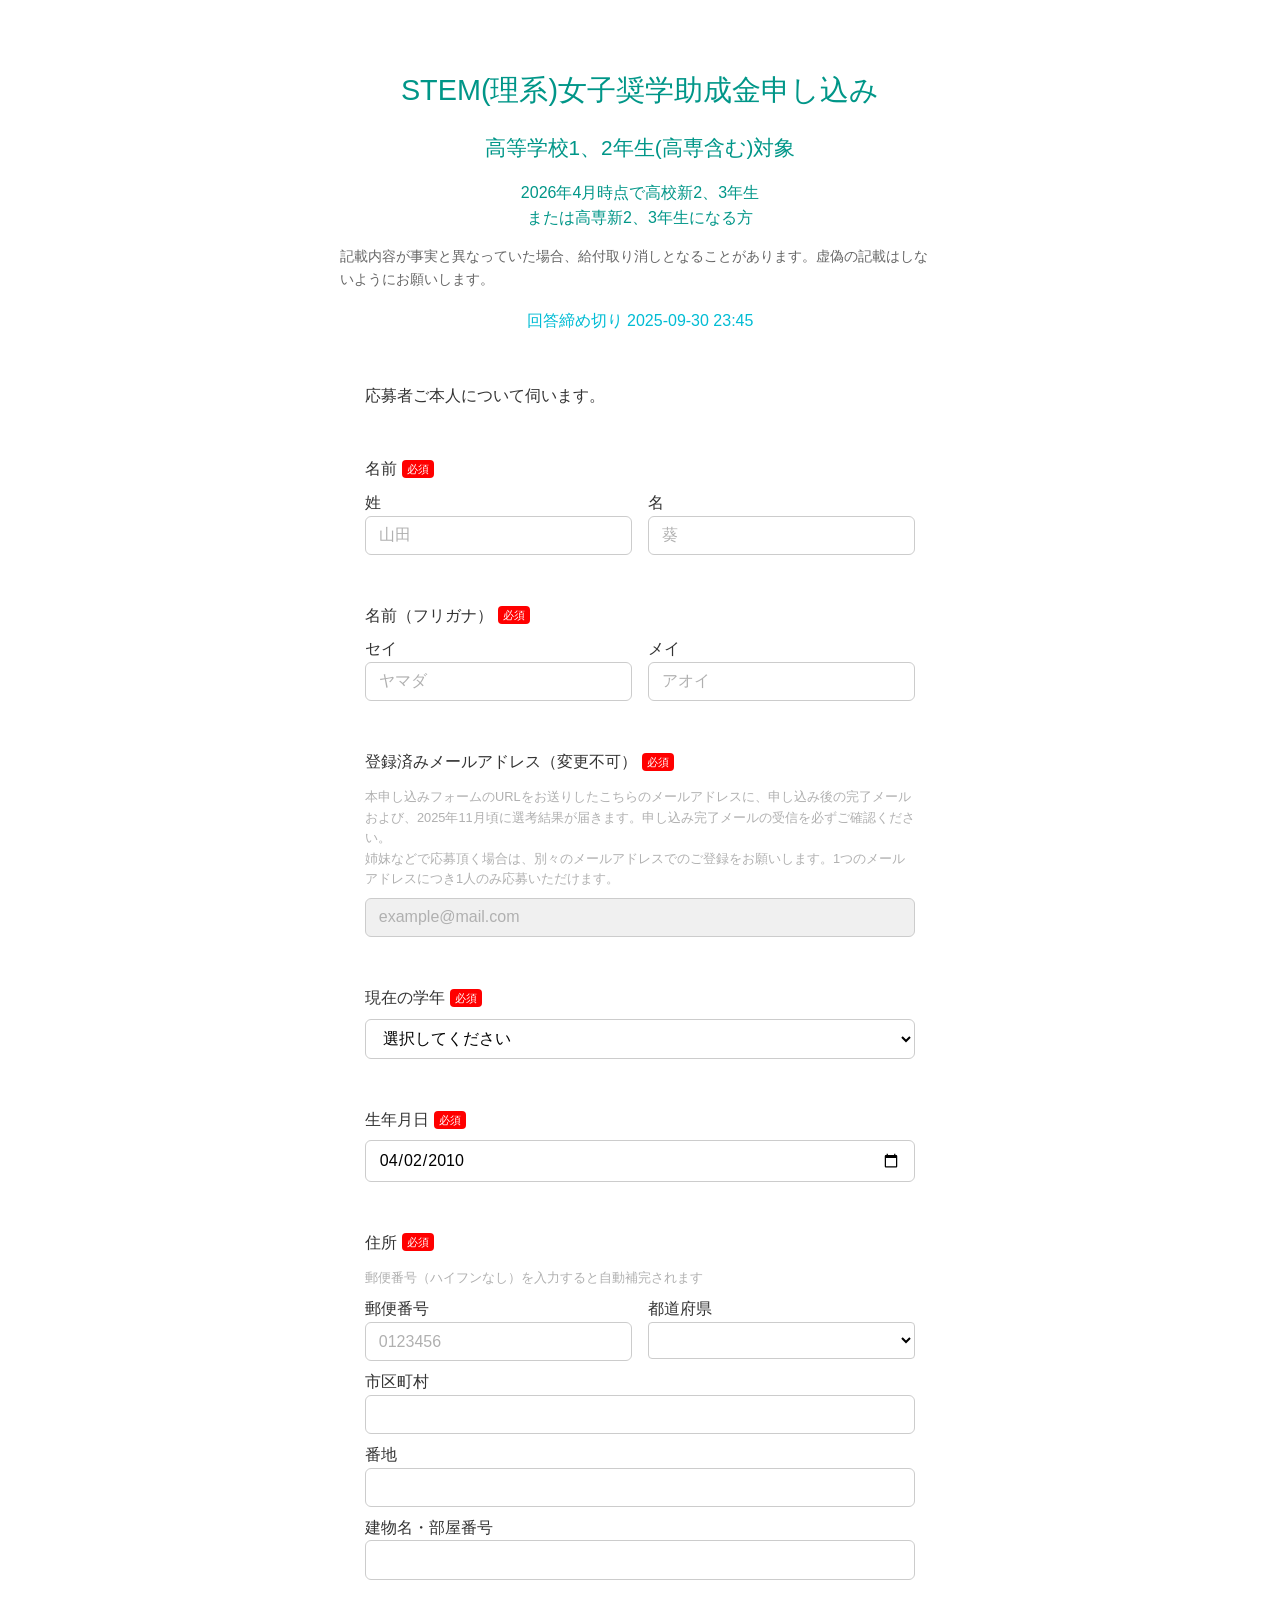
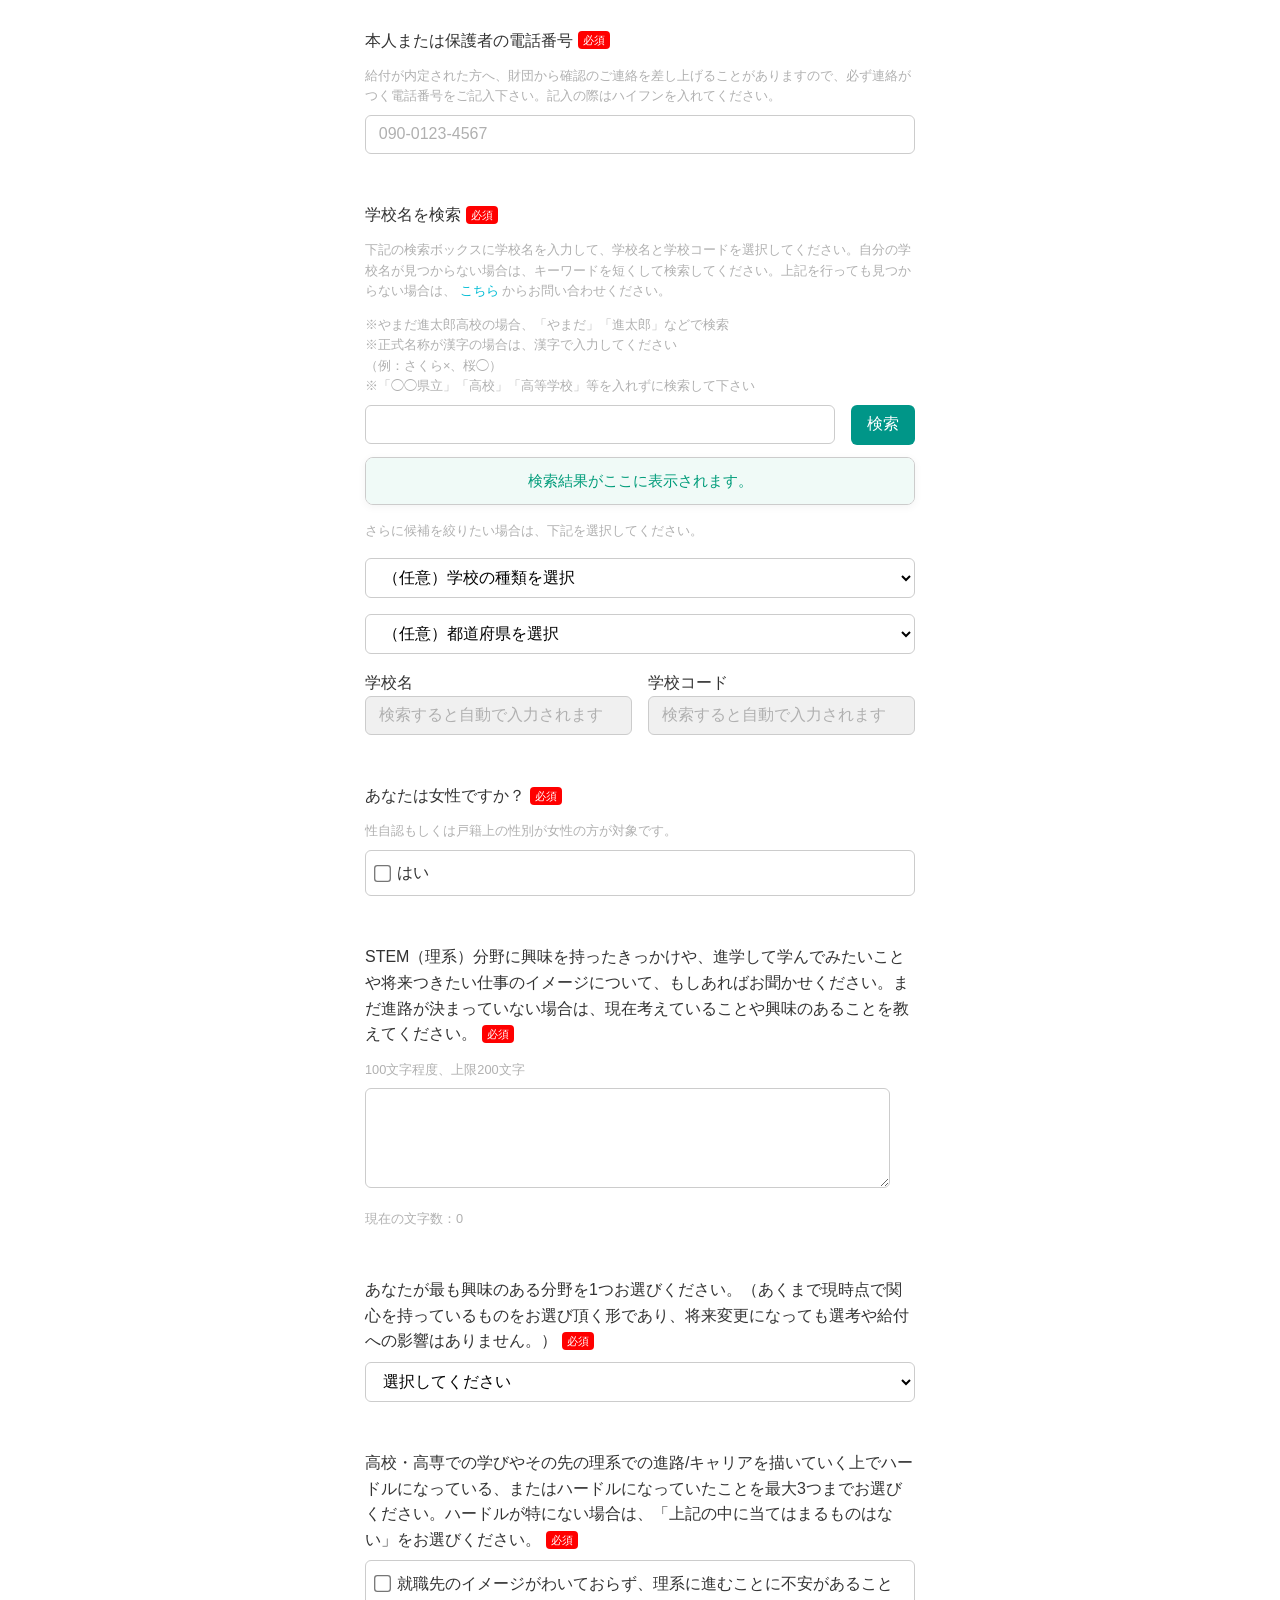
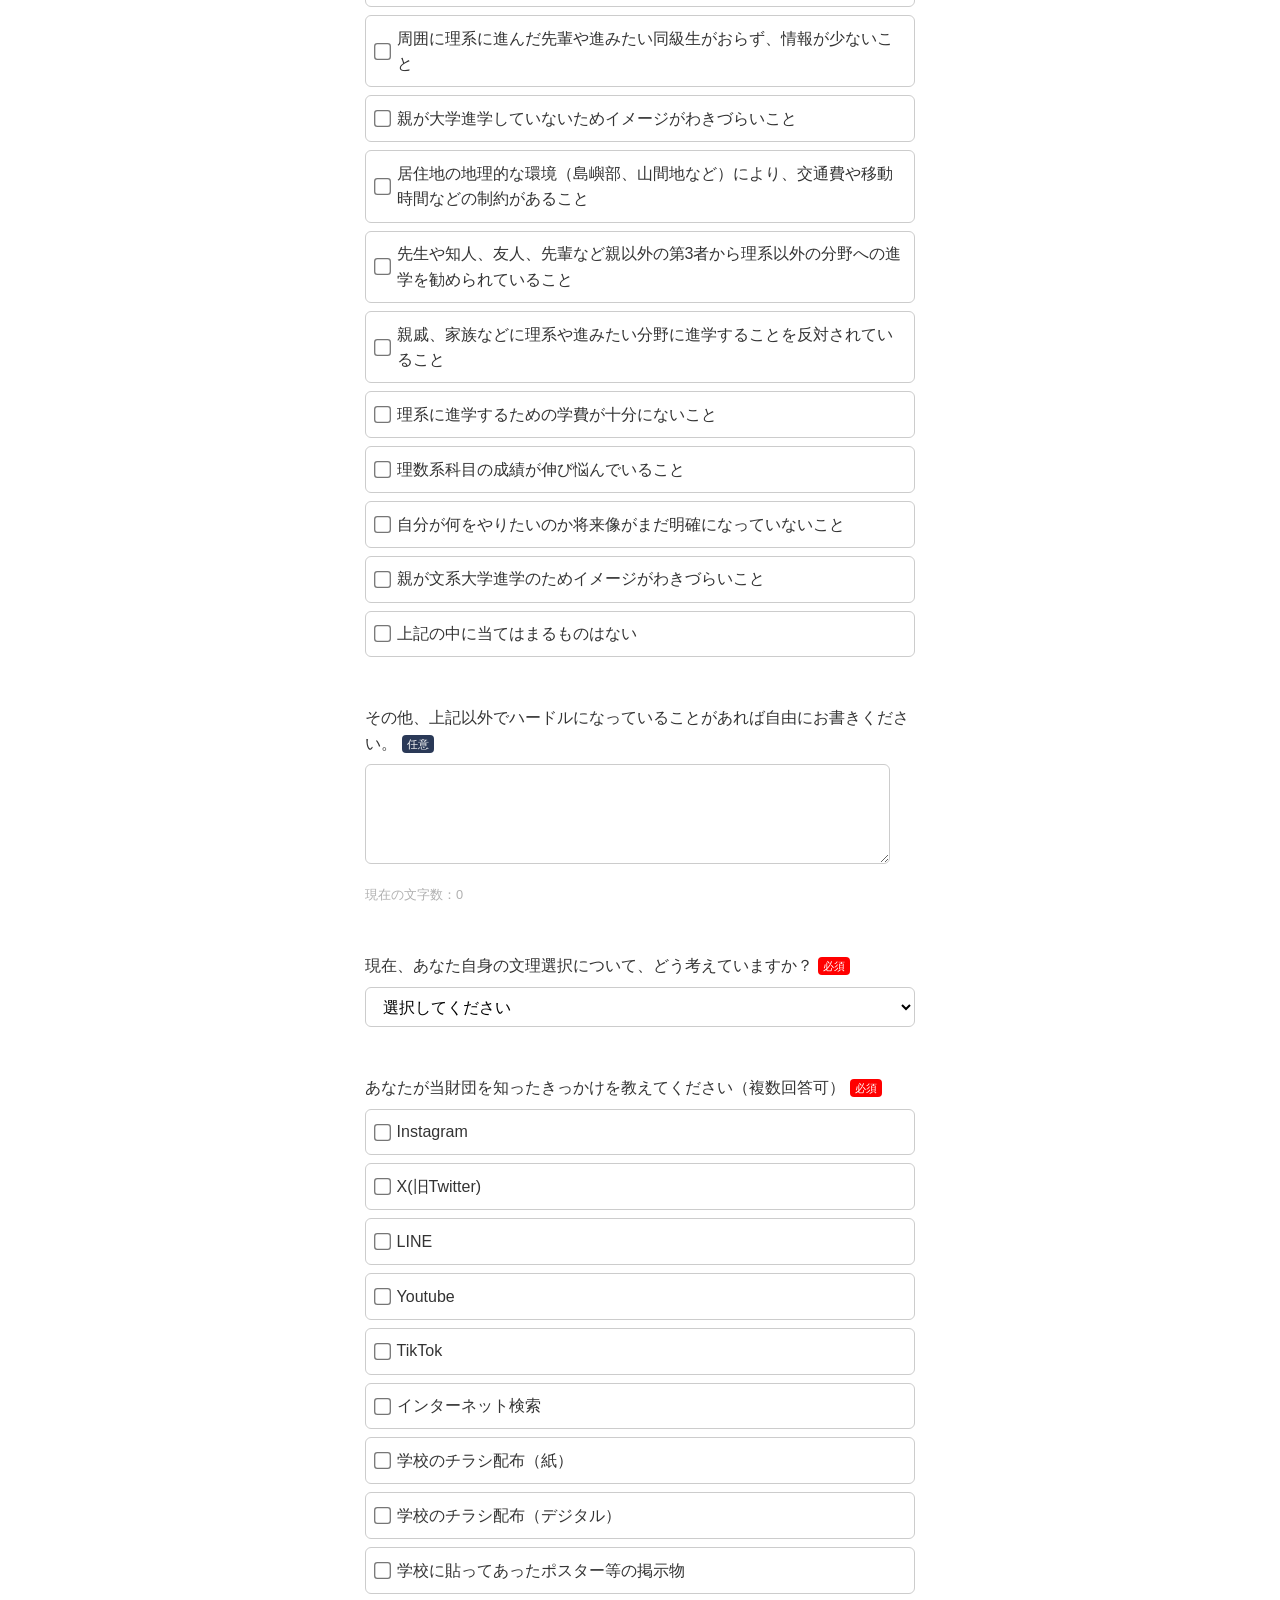
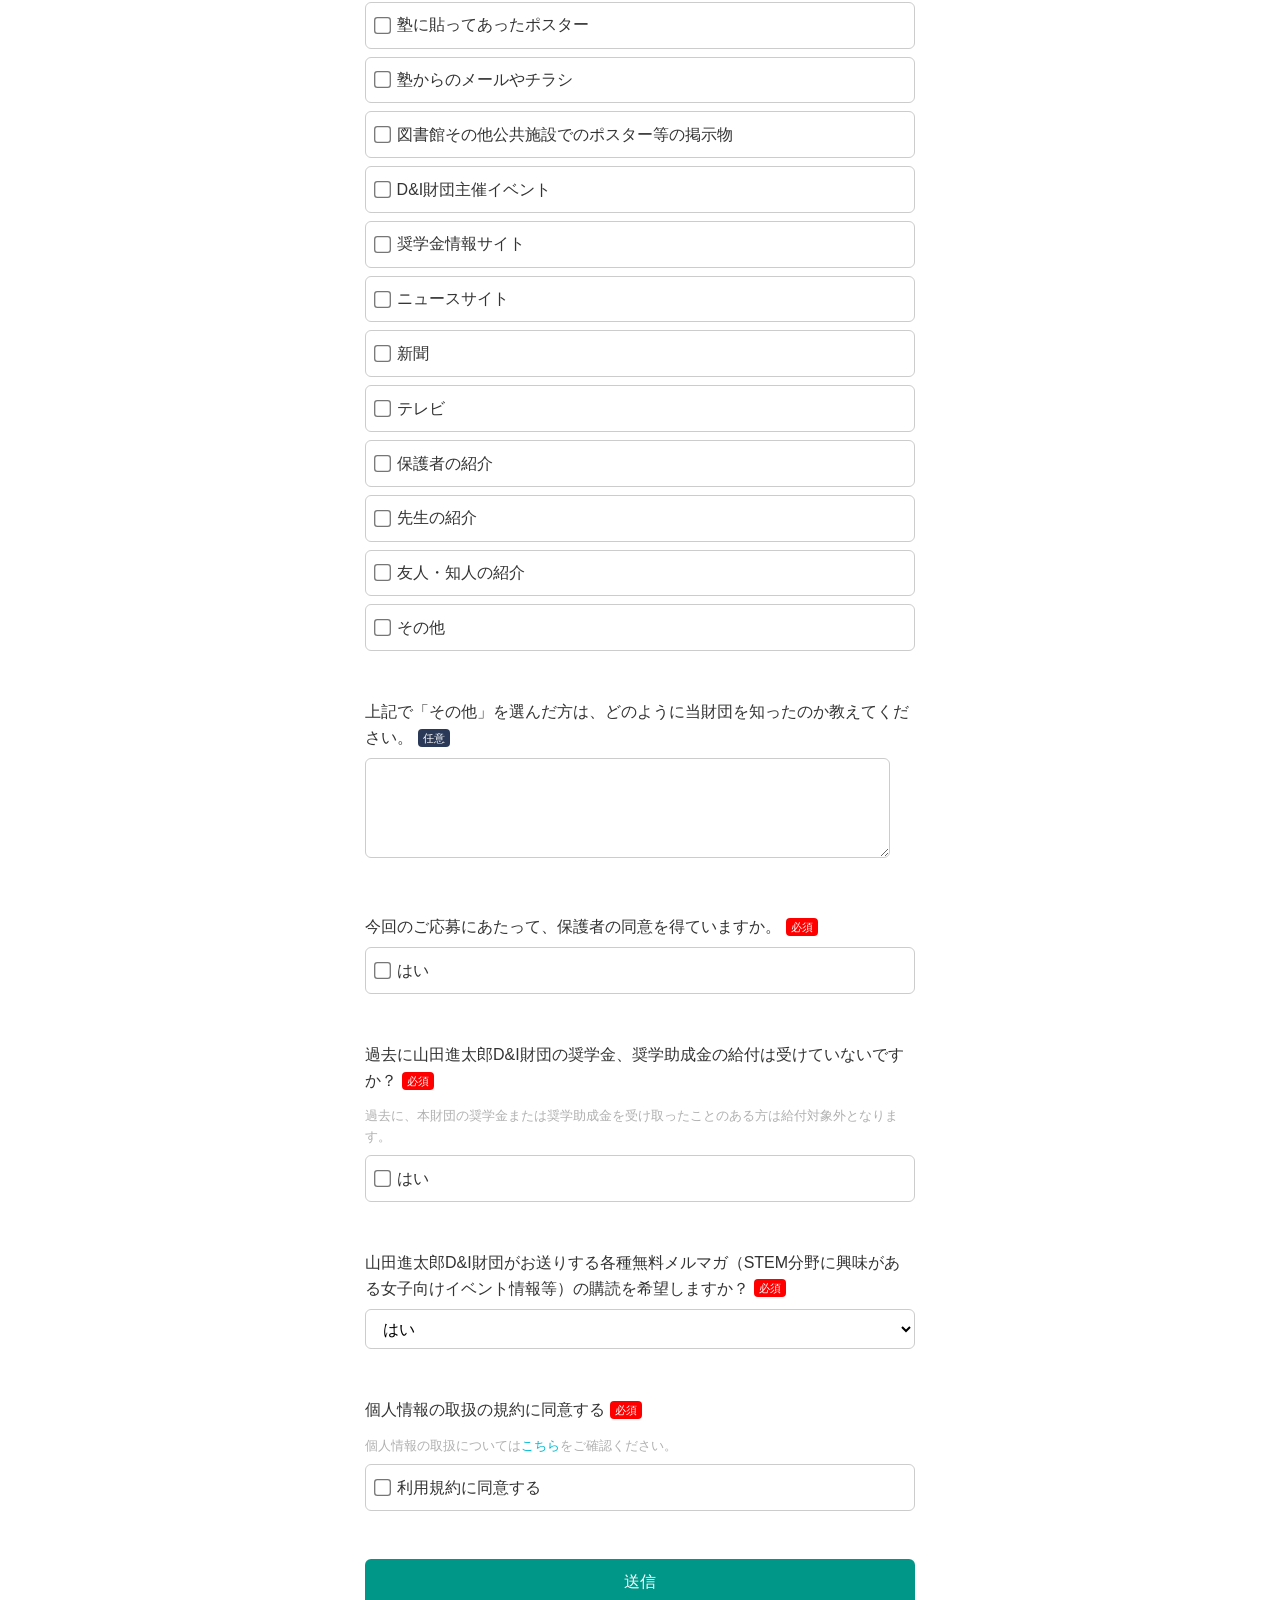
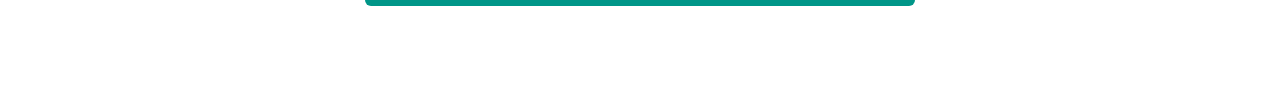
<file: index.html>
<!DOCTYPE html>
<html lang="ja">
<head>
    <meta charset="UTF-8">
    <meta name="viewport" content="width=device-width, initial-scale=1">
    <title>STEM(理系)女子奨学助成金申し込み</title>
    <script src="https://sdk.form.run/js/v2/formrun.js"></script>
    <link rel="stylesheet" href="./style.css">
</head>
<body>
    <div class="topTitle">
        <!-- ロゴ -->
        <h1>STEM(理系)女子奨学助成金申し込み</h1>

        <h2>高等学校1、2年生(高専含む)対象</h2>

        <h3>2026年4月時点で高校新2、3年生<br>または高専新2、3年生になる方</h3>

        <p class="attention">記載内容が事実と異なっていた場合、給付取り消しとなることがあります。虚偽の記載はしないようにお願いします。</p>
        
        <p class="deadline">回答締め切り 2025-09-30 23:45</p>

    </div>

    <div class="belowForm">
        <br>
        <p>応募者ご本人について伺います。</p>

        <form class="formrun" action="https://form.run/api/v1/r/adt9umixpbw16ij51b1zxhay" method="post">

            <!-- 名前 必須-->
            <div class="form-group">
                <label id="formLabel">
                    名前
                    <span class="required-badge">必須</span>
                </label>
                <div class="form-inline-name">
                    <div>
                        <label>姓</label>
                        <input id="sei" name="姓" type="text" placeholder="山田" data-formrun-required>
                        <div class="error_text" data-formrun-show-if-error="姓">入力してください</div>
                    </div>
                    <div>
                        <label>名</label>
                        <input id="mei" name="名" type="text" placeholder="葵" data-formrun-required>
                        <div class="error_text" data-formrun-show-if-error="名">入力してください</div>
                    </div>
                </div>
            </div>
        
            <!-- フリガナ -->
            <div class="form-group">
                <label id="formLabel">
                    名前（フリガナ）
                    <span class="required-badge">必須</span>
                </label>
                <div class="form-inline-name">
                    <div>
                        <label>セイ</label>
                        <input id="sei-kana" name="セイ" type="text" placeholder="ヤマダ" data-formrun-required>
                        <div class="error_text" data-formrun-show-if-error="セイ">全角カタカナで入力してください</div>
                    </div>
                    <div>
                        <label>メイ</label>
                        <input id="mei-kana" name="メイ" type="text" placeholder="アオイ" data-formrun-required>
                        <div class="error_text" data-formrun-show-if-error="メイ">全角カタカナで入力してください</div>
                    </div>
                </div>
            </div>
        
            <!-- メールアドレス -->
            <div class="form-group">
                <div class="form-group-email">
                    <label id="formLabel">
                        登録済みメールアドレス（変更不可）
                        <span class="required-badge">必須</span>
                    </label>
                    <p class="description">本申し込みフォームのURLをお送りしたこちらのメールアドレスに、申し込み後の完了メールおよび、2025年11月頃に選考結果が届きます。申し込み完了メールの受信を必ずご確認ください。<br>姉妹などで応募頂く場合は、別々のメールアドレスでのご登録をお願いします。1つのメールアドレスにつき1人のみ応募いただけます。</p>
                    <input id="email" name="メールアドレス" type="text" placeholder="example@mail.com" data-formrun-type="email" data-formrun-required readonly>
                    <div class="error_text" data-formrun-show-if-error="メールアドレス">有効なメールアドレスを入力してください</div>
                </div>
            </div>

            <!-- プレエントリーID （非公開URL） -->
            <input id="secretID" name="プレエントリーID" type="hidden" data-formrun-required>

            <!-- 学年 -->
            <div class="form-group">
                <label id="formLabel">
                    現在の学年
                    <span class="required-badge">必須</span>
                </label>
                <select id="grade" type="text" name="現在の学年" data-formrun-required>
                    <option value="">選択してください</option>
                    <option value="1">高校1年生</option>
                    <option value="2">高校2年生</option>
                    <option value="3">高専1年生</option>
                    <option value="4">高専2年生</option>
                </select>
                <div class="error_text" data-formrun-show-if-error="現在の学年">入力してください</div>
            </div>

            <!-- 生年月日 -->
            <div class="form-group">
                <div class="form-group-input">
                    <label id="formLabel">
                        生年月日
                        <span class="required-badge">必須</span>
                    </label>
                    <input type="date" id="birth" name="生年月日" data-formrun-required value="2010-04-02">
                    <div class="error_text" data-formrun-show-if-error="生年月日">入力してください</div>
                </div>
            </div>

            <!-- 住所 -->
            <div class="form-group">
                <label id="formLabel">
                    住所
                    <span class="required-badge">必須</span>
                </label>
                <p class="description">郵便番号（ハイフンなし）を入力すると自動補完されます</p>
                <div class="form-inline-postal">   
                    <div>
                        <label>郵便番号</label>
                        <input type="text" id="postal-code" name="郵便番号" placeholder="0123456" data-formrun-type="postal-code-jp" data-formrun-required>
                        <div class="error_text" data-formrun-show-if-error="郵便番号">入力してください</div>
                    </div>
                    <div>
                        <label>都道府県</label>
                        <select name="都道府県" id="prefecture" data-formrun-type="region prefecture-jp" data-formrun-target="郵便番号" data-formrun-required></select>
                        <div class="error_text" data-formrun-show-if-error="都道府県">入力してください</div>
                    </div>
                </div>
                <div class="form-inline-postal">
                    <div>
                        <label>市区町村</label>
                        <input type="text" id="area" name="市区町村" data-formrun-type="locality street-address" data-formrun-target="郵便番号" data-formrun-required>
                        <div class="error_text" data-formrun-show-if-error="市区町村">入力してください</div>
                    </div>
                </div>
                <div class="form-inline-postal">
                    <div>
                        <label>番地</label>
                        <input type="text" name="番地" id="banchi" data-formrun-target="郵便番号" data-formrun-required>
                        <div class="error_text" data-formrun-show-if-error="番地">入力してください</div>
                    </div>
                </div>
                <div class="form-inline-postal">
                    <div>
                        <label>建物名・部屋番号</label>
                        <input type="text" name="建物名・部屋番号">
                    </div>
                </div>
            </div>  

            <!-- 本人または保護者の電話番号 -->
            <div class="form-group">
                <div class="form-group-input">
                    <label id="formLabel">
                        本人または保護者の電話番号
                        <span class="required-badge">必須</span>
                    </label>
                    <p class="description">給付が内定された方へ、財団から確認のご連絡を差し上げることがありますので、必ず連絡がつく電話番号をご記入下さい。記入の際はハイフンを入れてください。</p>
                    <input type="text" id="phone-number" name="本人または保護者の電話番号" data-formrun-type="tel" placeholder="090-0123-4567" data-formrun-required>
                    <div class="error_text" data-formrun-show-if-error="本人または保護者の電話番号">入力してください</div>
                </div>
            </div>

            <div class="form-group">
                <label id="formLabel">
                    学校名を検索
                    <span class="required-badge">必須</span>
                </label>

                <p class="description">
                    下記の検索ボックスに学校名を入力して、学校名と学校コードを選択してください。自分の学校名が見つからない場合は、キーワードを短くして検索してください。上記を行っても見つからない場合は、 <a href="https://www.shinfdn.org/contact" target="_blank" rel="noopener noreferrer">こちら</a> からお問い合わせください。
                </p>

                <p class="description">
                    ※やまだ進太郎高校の場合、「やまだ」「進太郎」などで検索
                    <br>※正式名称が漢字の場合は、漢字で入力してください
                                        <br> （例：さくら×、桜◯）
                 <br>※「◯◯県立」「高校」「高等学校」等を入れずに検索して下さい

                </p>

                <div class="form-inline-kensaku">
                    <div>
                        <input type="text" id="searchWord" name="学校キーワード検索"/>
                    </div>
                    <button id="kensaku" type="button">検索</button>
                </div>

                <ul id="suggestionList" style="border: 0.5px solid #ccc; max-height: 210px; overflow-y: auto; padding: 0;"></ul>

                <div class="form-group-school-code">
                    <p class="description">さらに候補を絞りたい場合は、下記を選択してください。</p>
                    <div class="form-group-school-code-sub">
                        <select id="schoolTypeSelect" name="学校の種類">
                            <option value="">（任意）学校の種類を選択</option>
                            <option value="D1(高校)">高等学校（高校）</option>
                            <option value="D2(中等)">中等教育学校（中高一貫校）</option>
                            <option value="G1(高専)">高等専門学校（高専）</option>
                        </select>
                    </div>  
        
                    <div class="form-group-school-code-sub">
                        <select id="prefSelect" name="都道府県"></select>
                    </div>
                </div>

                <div class="form-inline-school-name-code">
                    <div>
                        <label>学校名</label>
                        <input name="学校名" id="schoolName" type="text" data-formrun-required readonly placeholder="検索すると自動で入力されます">
                        <div class="error_text" data-formrun-show-if-error="学校名">入力してください</div>
                    </div>
                    <div>
                        <label>学校コード</label>
                        <input name="学校コード" id="schoolCode" type="text" data-formrun-required readonly placeholder="検索すると自動で入力されます">
                        <div class="error_text" data-formrun-show-if-error="学校コード">入力してください</div>
                    </div>
                </div>
            </div>

            <!-- あなたは女性ですか？ -->
            <div class="form-group">
                <label id="formLabel">
                    あなたは女性ですか？
                    <span class="required-badge">必須</span>
                </label>
                <p class="description">性自認もしくは戸籍上の性別が女性の方が対象です。</p>
                <div class="checkbox-wrapper">
                    <input type="checkbox" id="gender" value="はい" name="あなたは女性ですか？" data-formrun-required>
                    <label>はい</label>
                </div>
                <div class="error_text" data-formrun-show-if-error="あなたは女性ですか？">入力してください</div>
            </div>
            
            <!-- STEM（理系）分野に興味を持ったきっかけ（100文字程度、上限200文字）文字数 200文字以内　現在の文字数 0 -->
            <div class="form-group">
                <label id="formLabel">
                    STEM（理系）分野に興味を持ったきっかけや、進学して学んでみたいことや将来つきたい仕事のイメージについて、もしあればお聞かせください。まだ進路が決まっていない場合は、現在考えていることや興味のあることを教えてください。
                    <span class="required-badge">必須</span>
                </label>
                <p class="description">100文字程度、上限200文字</p>

                <textarea class="form-control" id="text1" 
                name="STEM（理系）分野に興味を持ったきっかけ" data-formrun-type="text" 
                data-formrun-chars-max="200" 
                data-formrun-required></textarea>

                <p class="description">現在の文字数：<span class="charCount" data-for="text1">0</span></p>

                <div class="error_text" data-formrun-show-if-error="STEM（理系）分野に興味を持ったきっかけ">200文字以内で入力してください</div>
            </div>

            <!-- あなたが最も興味のある分野を1つお選びください。 -->
            <div class="form-group">
                <label id="formLabel">
                    あなたが最も興味のある分野を1つお選びください。（あくまで現時点で関心を持っているものをお選び頂く形であり、将来変更になっても選考や給付への影響はありません。）
                    <span class="required-badge">必須</span>
                </label>
                <select name="最も興味のある分野" id="interesting" data-formrun-required>
                    <option value="">選択してください</option>
                    <option value="まだ決まっていない/検討中である">まだ決まっていない/検討中である</option>
                    <option value="素材、物質などの研究開発に関わる、化学分野">素材、物質などの研究開発に関わる、化学分野</option>
                    <option value="ものづくりに関わる、工学（機械、電気電子など）分野">ものづくりに関わる、工学（機械、電気電子など）分野</option>
                    <option value="住まいや街作りに関わる、土木・建築分野">住まいや街作りに関わる、土木・建築分野</option>
                    <option value="プログラミング・AIなど、情報科学分野">プログラミング・AIなど、情報科学分野</option>
                    <option value="医療に関わる、医・歯・薬分野">医療に関わる、医・歯・薬分野</option>
                    <option value="人の健康や福祉に関わる、看護、​​美容、栄養、食品などの分野">人の健康や福祉に関わる、看護、​​美容、栄養、食品などの分野</option>
                    <option value="遺伝子、バイオなどの生物分野">遺伝子、バイオなどの生物分野</option>
                    <option value="航空宇宙、天文学、惑星科学などの宇宙分野">航空宇宙、天文学、惑星科学などの宇宙分野</option>
                    <option value="環境学、地質学、気候学などの地学分野">環境学、地質学、気候学などの地学分野</option>
                    <option value="獣医学、畜産学、植物学、土壌学などの農学分野">獣医学、畜産学、植物学、土壌学などの農学分野</option>
                    <option value="論理をつきつめる、数学・物理などの理学分野">論理をつきつめる、数学・物理などの理学分野</option>
                    <option value="理科教育、数学教育などの教育分野">理科教育、数学教育などの教育分野</option>
                    <option value="原子力、燃料電池、新エネルギーなどのエネルギー分野">原子力、燃料電池、新エネルギーなどのエネルギー分野</option>
                </select>
                <div class="error_text" data-formrun-show-if-error="最も興味のある分野">入力してください</div>
            </div>

            <div class="form-group" id="checkbox-container-hurdle">
                <label id="formLabel">
                    高校・高専での学びやその先の理系での進路/キャリアを描いていく上でハードルになっている、またはハードルになっていたことを最大3つまでお選びください。ハードルが特にない場合は、「上記の中に当てはまるものはない」をお選びください。
                    <span class="required-badge">必須</span>
                </label>
                <p id="checkbox-error-hurdle" style="color: red; display: none;">1つ以上選択してください。</p>
            </div>

            <!-- ハードル  -->
            <div class="form-group">
                <label id="formLabel">
                    その他、上記以外でハードルになっていることがあれば自由にお書きください。
                    <span class="non-required-badge">任意</span>
                </label>
                <textarea class="form-control" id="text2" name="その他、上記以外でハードルになっていることがあれば自由にお書きください。" data-formrun-type="text"></textarea>
                <p class="description">現在の文字数：<span class="charCount" data-for="text2">0</span></p>
            </div>

            <!-- 現在、あなた自身の文理選択について、どう考えていますか？ -->
            <div class="form-group">
                <label id="formLabel">
                    現在、あなた自身の文理選択について、どう考えていますか？
                    <span class="required-badge">必須</span>
                </label>
                <select id="bunnri" type="text" name="文理選択" data-formrun-required>
                    <option value="">選択してください</option>
                    <option value="わからない・まだ決めていない（迷っている）">わからない・まだ決めていない（迷っている）</option>
                    <option value="理系">理系</option>
                    <option value="どちらかといえば理系">どちらかといえば理系</option>
                    <option value="どちらでもない">どちらでもない</option>
                    <option value="どちらかといえば文系">どちらかといえば文系</option>
                    <option value="文系">文系</option>
                </select>
                <div class="error_text" data-formrun-show-if-error="文理選択">入力してください</div>
            </div>

            <div class="form-group" id="checkbox-container-kikkake">
                <label id="formLabel">
                    あなたが当財団を知ったきっかけを教えてください（複数回答可）
                    <span class="required-badge">必須</span>
                </label>
                <p id="checkbox-error-kikkake" style="color: red; display: none;">1つ以上選択してください。</p>
            </div>

            <!-- ハードル  -->
            <div class="form-group">
                <label id="formLabel">
                    上記で「その他」を選んだ方は、どのように当財団を知ったのか教えてください。
                    <span class="non-required-badge">任意</span>
                </label>
                <textarea class="form-control" id="text3" name="上記で「その他」を選んだ方は、どのように当財団を知ったのか教えてください。" data-formrun-type="text"></textarea>
            </div>

            <!-- 今回のご応募にあたって、保護者の同意を得ていますか。 -->
            <div class="form-group">
                <label id="formLabel">
                    今回のご応募にあたって、保護者の同意を得ていますか。
                    <span class="required-badge">必須</span>
                </label>
                <div class="checkbox-wrapper">
                    <input type="checkbox" id="consent" name="保護者の同意" value="はい" data-formrun-required>
                    <label>はい</label>
                </div>
                <div class="error_text" data-formrun-show-if-error="保護者の同意">入力してください</div>
            </div>

            <!-- 過去に山田進太郎D&I財団の奨学金、奨学助成金の給付は受けていないですか？ -->
            <div class="form-group">
                <label id="formLabel">
                    過去に山田進太郎D&I財団の奨学金、奨学助成金の給付は受けていないですか？
                    <span class="required-badge">必須</span>
                </label>
                <p class="description">過去に、本財団の奨学金または奨学助成金を受け取ったことのある方は給付対象外となります。</p>
                <div class="checkbox-wrapper">
                    <input type="checkbox" id="scholarship" name="奨学助成金の給付の有無" value="奨学助成金の給付の有無" data-formrun-required>
                    <label>はい</label>
                </div>
                <div class="error_text" data-formrun-show-if-error="奨学助成金の給付の有無">入力してください</div>
            </div>

            <!-- 山田進太郎D&I財団がお送りする各種無料メルマガ（STEM分野に興味がある女子向けイベント情報等）の購読を希望しますか？ -->
            <div class="form-group">
            <label id="formLabel">
                山田進太郎D&I財団がお送りする各種無料メルマガ（STEM分野に興味がある女子向けイベント情報等）の購読を希望しますか？
                <span class="required-badge">必須</span>
            </label>
            <select name="メルマガ意向" id="magazine" data-formrun-required>
                <option value="">選択してください</option>
                <option value="はい" selected>はい</option>
                <option value="いいえ">いいえ</option>
                <option value="購読済み">購読済み</option>
            </select>
            <div class="error_text" data-formrun-show-if-error="メルマガ意向">入力してください</div>
        </div>


            <!-- 個人情報の取扱の規約に同意する -->
            <div class="form-group">
                <label id="formLabel">
                    個人情報の取扱の規約に同意する
                    <span class="required-badge">必須</span>
                </label>
                <p class="description">個人情報の取扱については<a href="https://www.shinfdn.org/privacy" target="_blank">こちら</a>をご確認ください。</p>
                <div class="checkbox-wrapper">
                    <input type="checkbox" id="agree" name="個人情報利用同意" data-formrun-required>
                    <label>利用規約に同意する</label>
                </div>
                <div class="error_text" data-formrun-show-if-error="個人情報利用同意">入力してください</div>
            </div>

            <div class="form-group">
                <div class="_formrun_gotcha">
                    <style media="screen">._formrun_gotcha {position:absolute!important;height:1px;width:1px;overflow:hidden;}</style>
                    <label for="_formrun_gotcha">If you are a human, ignore this field</label>
                    <input type="text" name="_formrun_gotcha" id="_formrun_gotcha" tabindex="-1">
                </div>
        
                <button id="formSubmit" type="submit" data-formrun-error-text="未入力の項目があります" data-formrun-submitting-text="送信中...">送信</button>
            </div>  
        </form>
    </div>

    <script type="module" src="./main.js"></script>
    <script src="./js/schoolNameResearch.js"></script> 
</body>
</html>
</file>
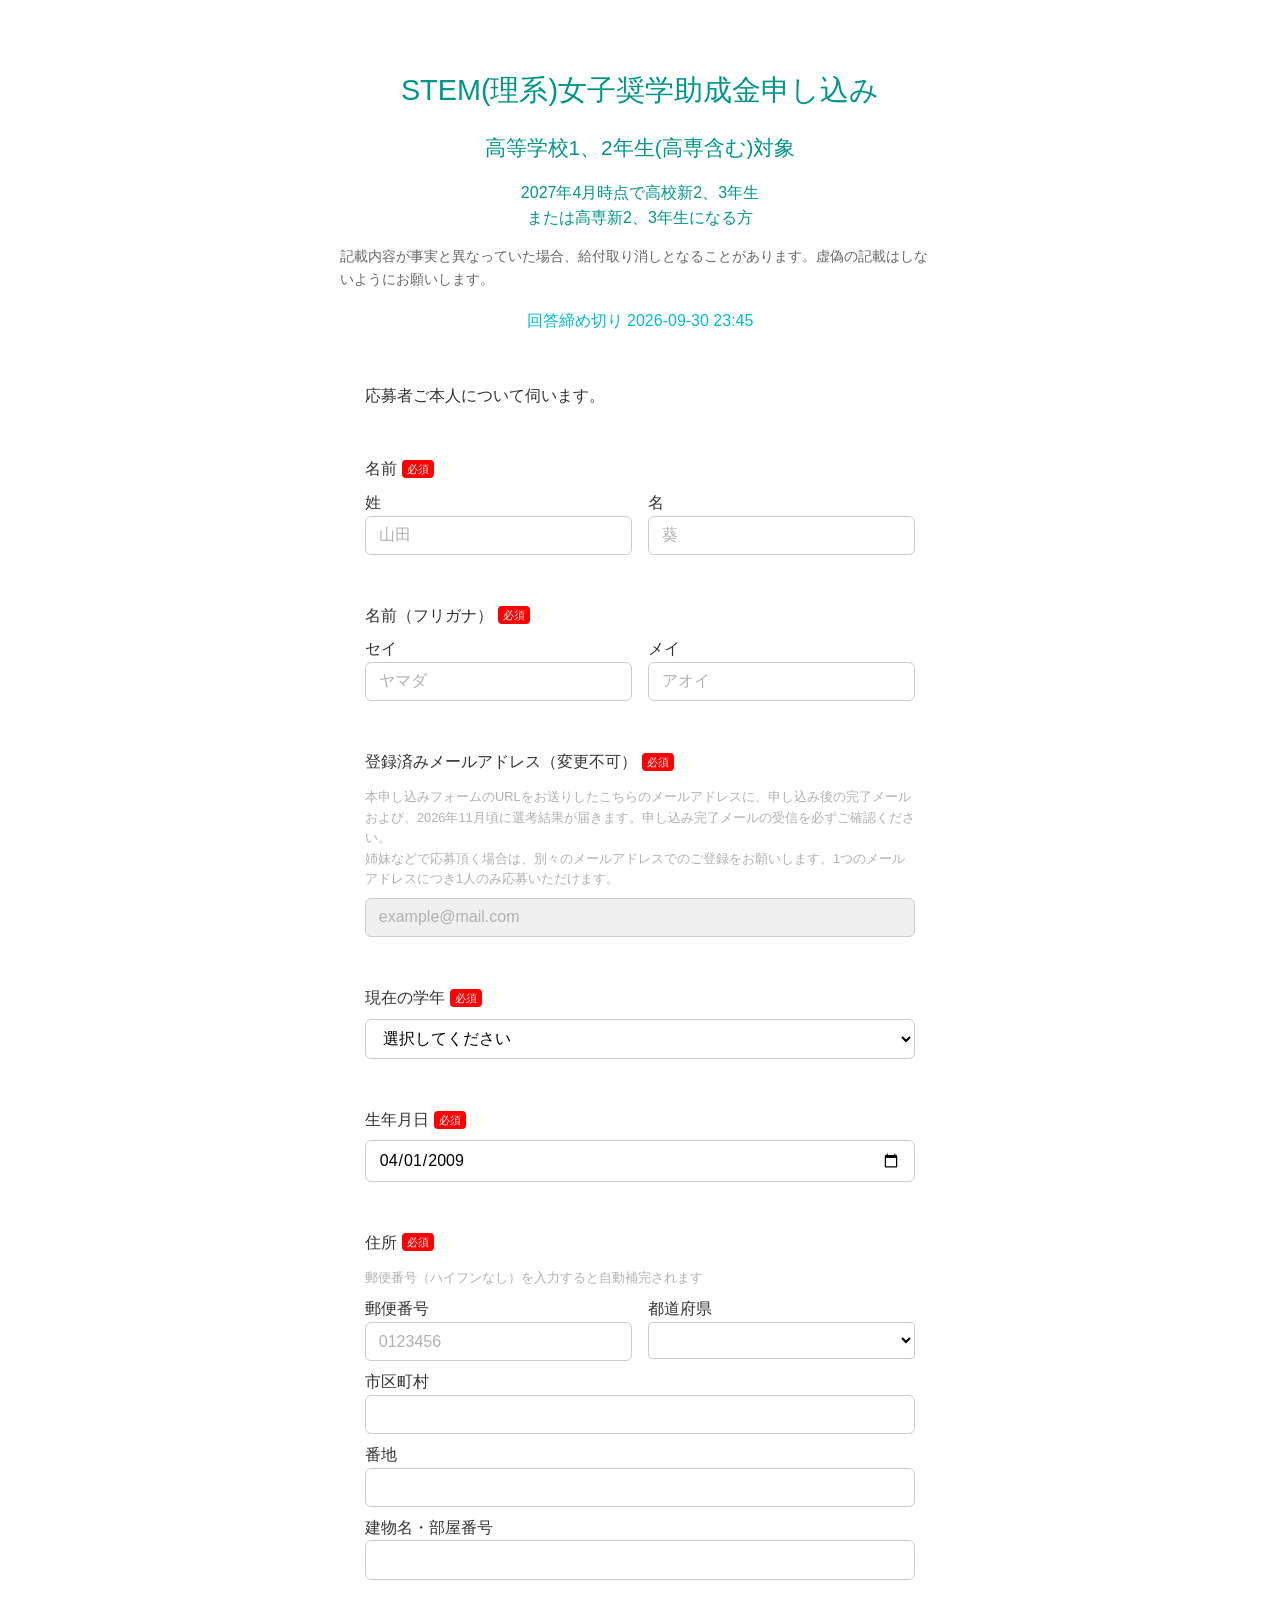
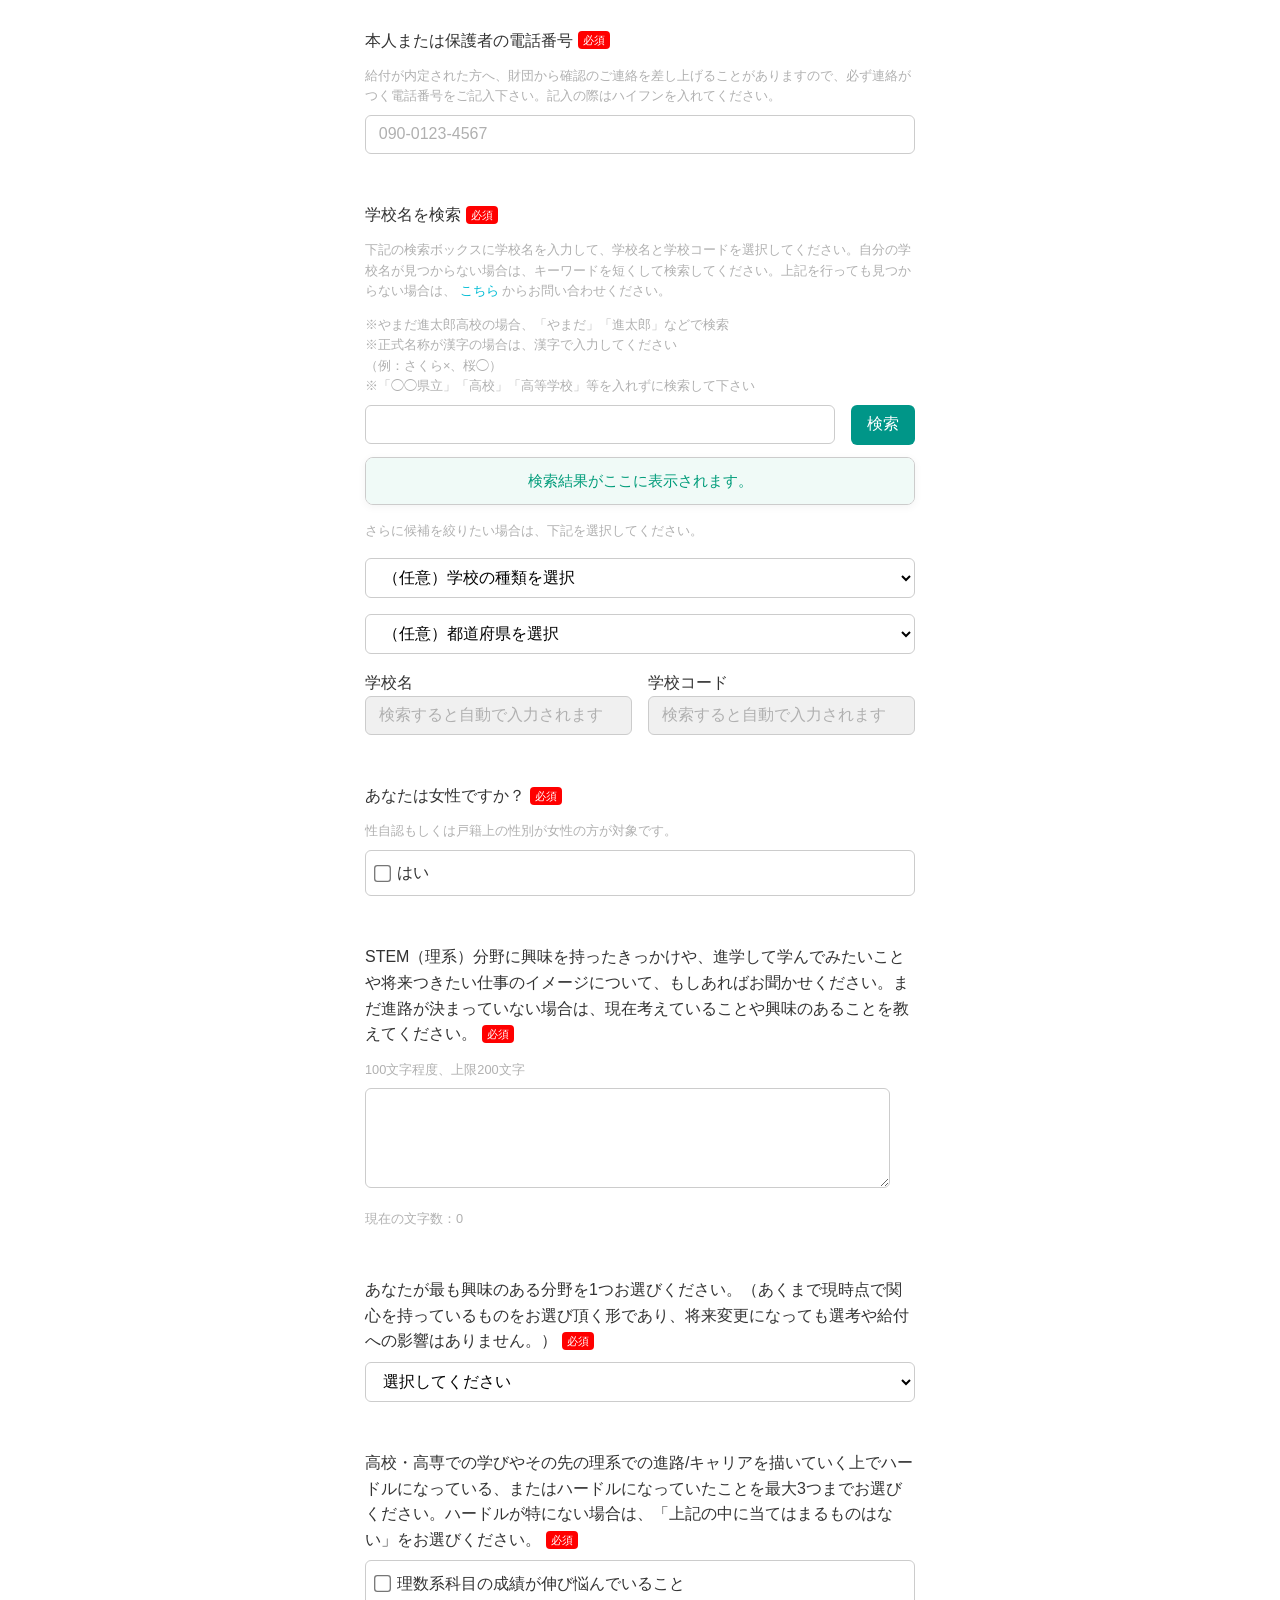
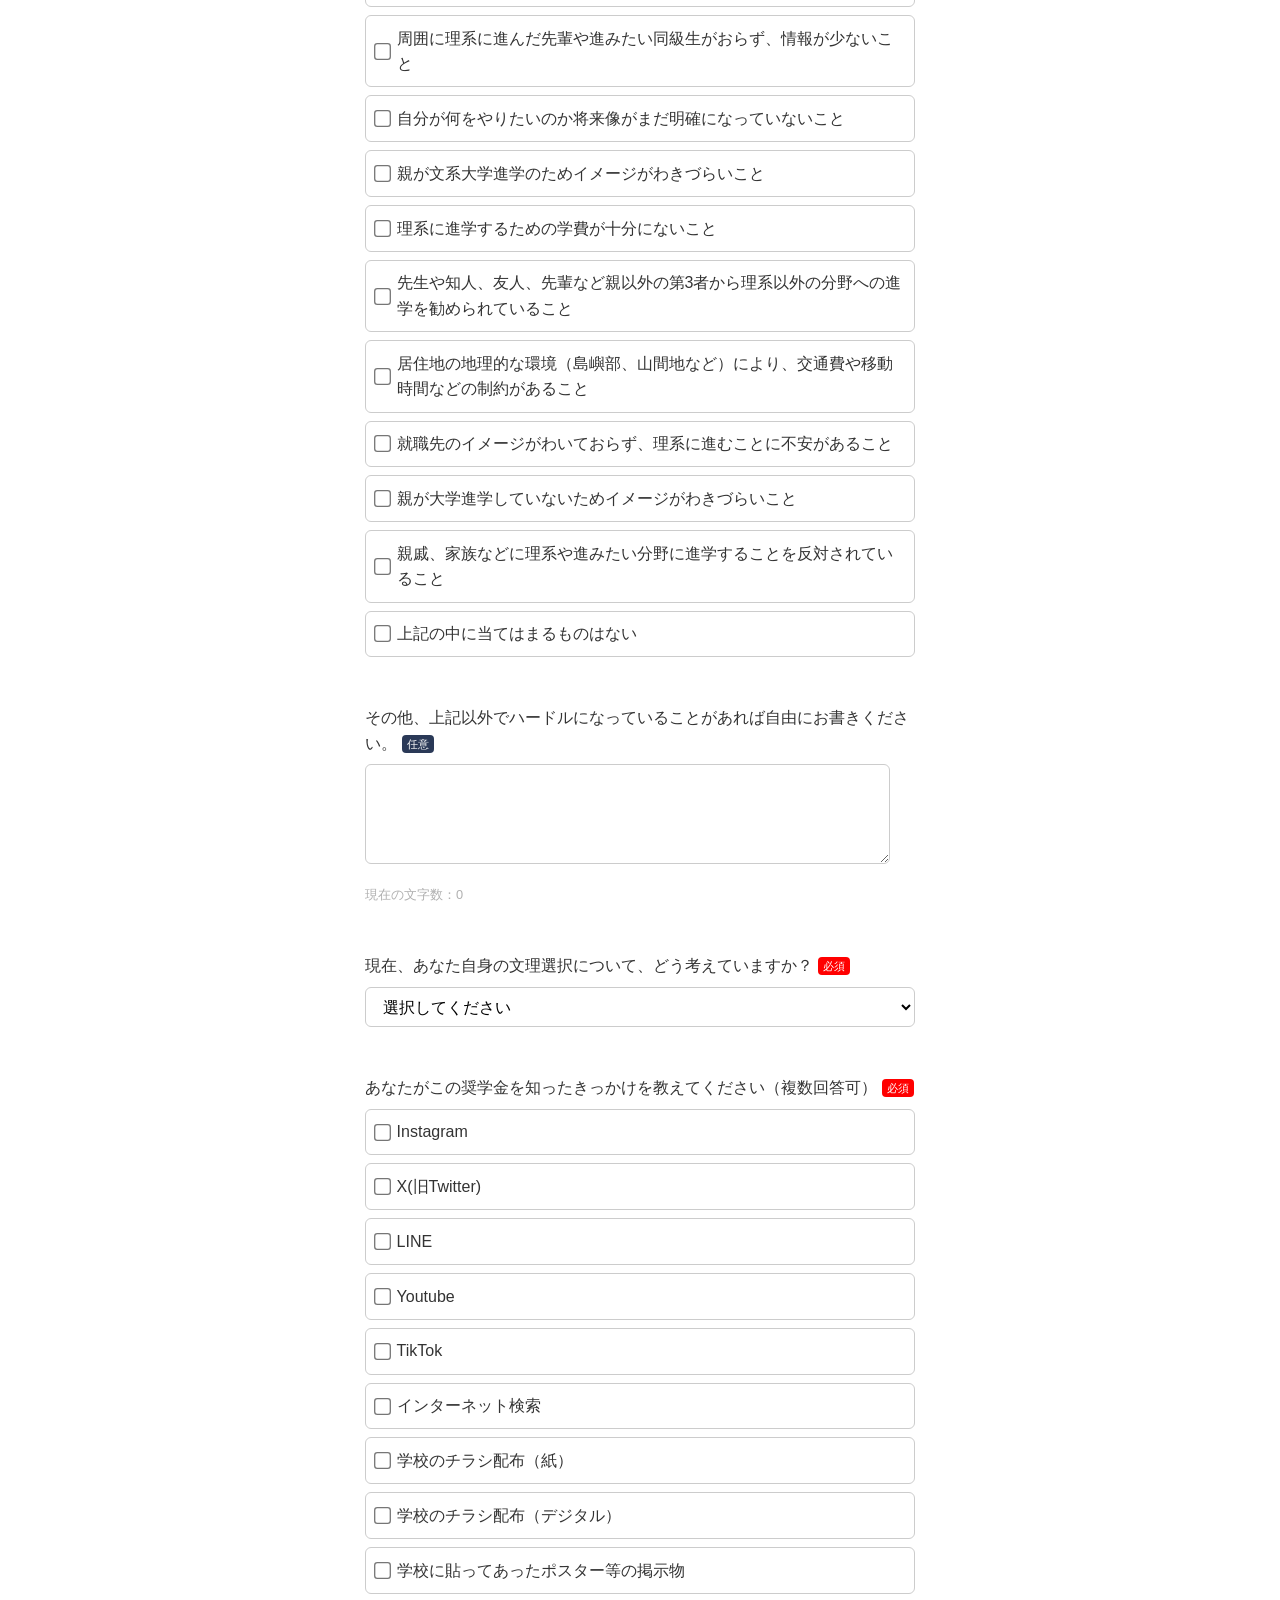
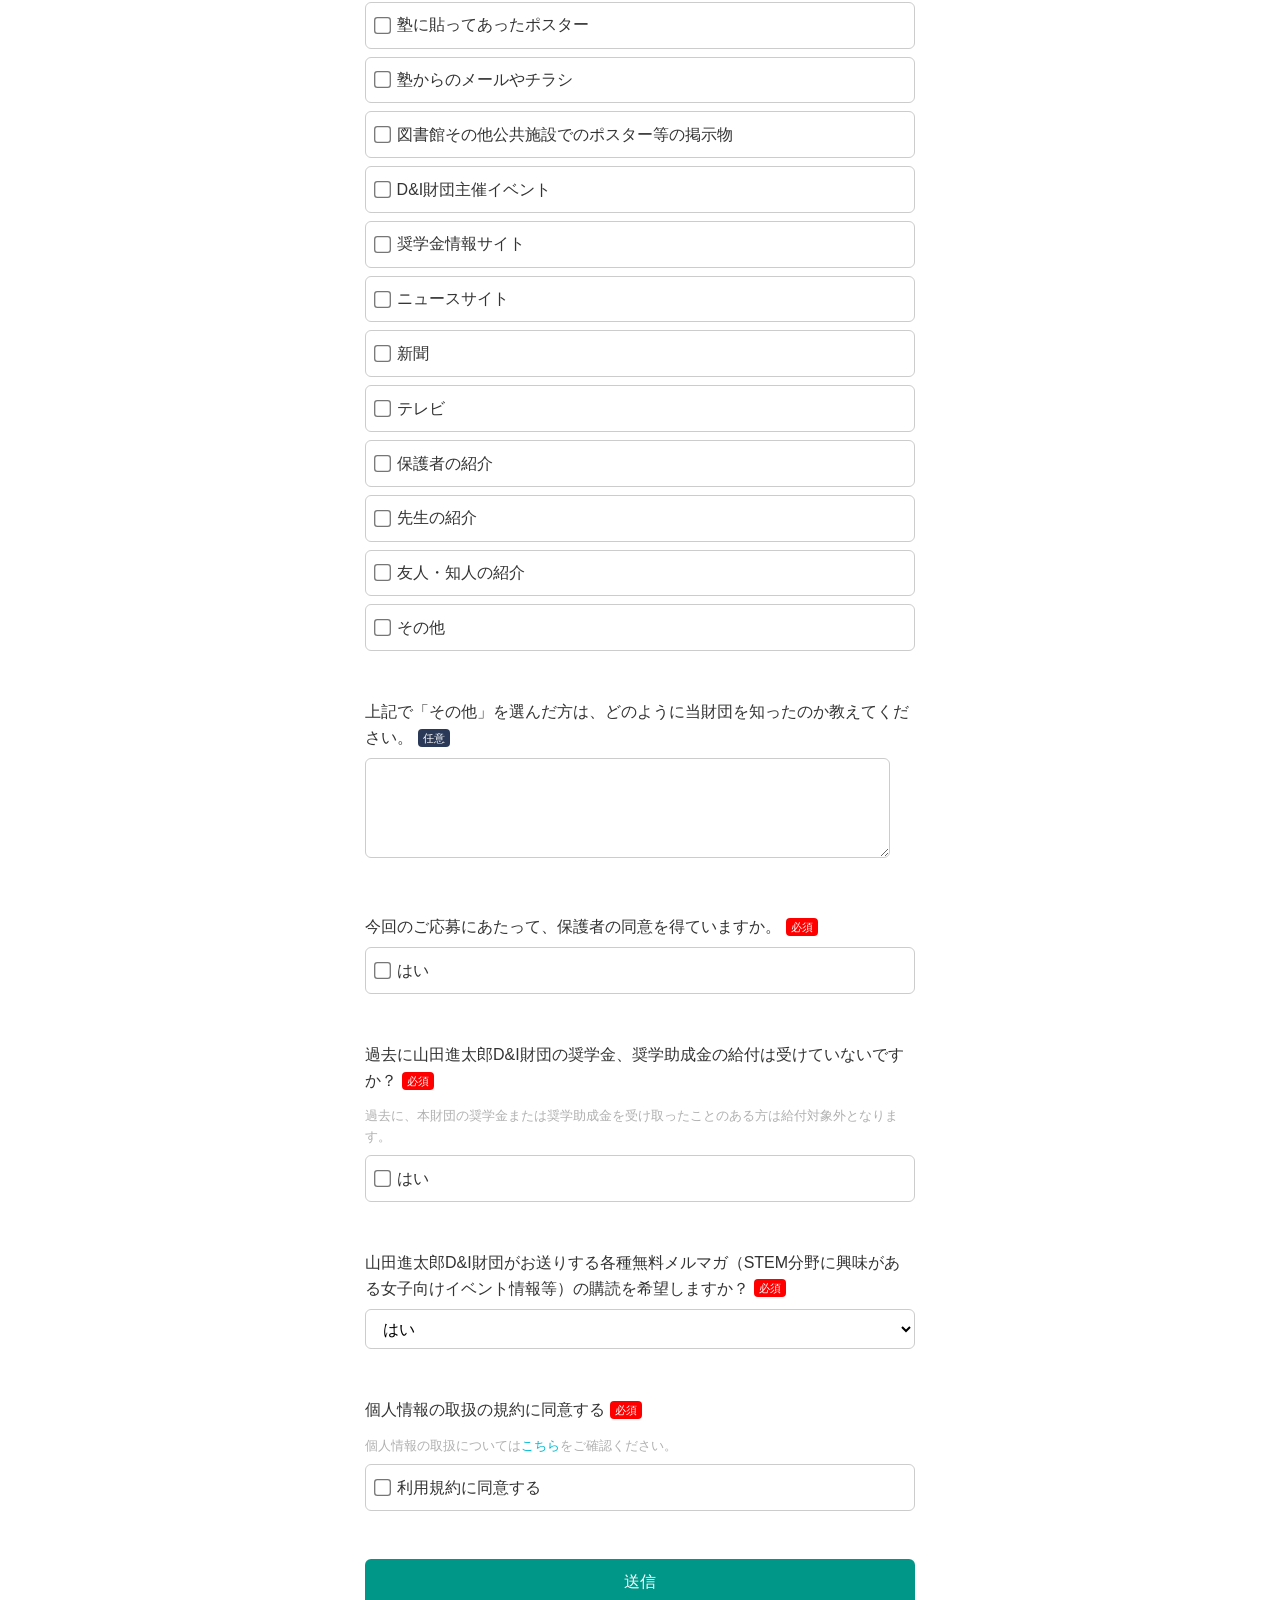
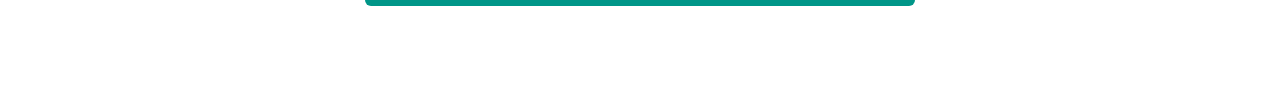
<file: 2026_stem_scholarship_index.html>
<!DOCTYPE html>
<html lang="ja">
<head>
    <meta charset="UTF-8">
    <meta name="viewport" content="width=device-width, initial-scale=1">
    <title>STEM(理系)女子奨学助成金申し込み</title>
    <script src="https://sdk.form.run/js/v2/formrun.js"></script>
    <link rel="stylesheet" href="./style.css">
</head>
<body>
    <div class="topTitle">
        <!-- ロゴ -->
        <h1>STEM(理系)女子奨学助成金申し込み</h1>

        <h2>高等学校1、2年生(高専含む)対象</h2>

        <h3>2027年4月時点で高校新2、3年生<br>または高専新2、3年生になる方</h3>

        <p class="attention">記載内容が事実と異なっていた場合、給付取り消しとなることがあります。虚偽の記載はしないようにお願いします。</p>
        
        <p class="deadline">回答締め切り 2026-09-30 23:45</p>

    </div>

    <div class="belowForm">
        <br>
        <p>応募者ご本人について伺います。</p>

        <form class="formrun" action="https://form.run/api/v1/r/adt9umixpbw16ij51b1zxhay" method="post">

            <!-- 名前 必須-->
            <div class="form-group">
                <label id="formLabel">
                    名前
                    <span class="required-badge">必須</span>
                </label>
                <div class="form-inline-name">
                    <div>
                        <label>姓</label>
                        <input id="sei" name="姓" type="text" placeholder="山田" data-formrun-required>
                        <div class="error_text" data-formrun-show-if-error="姓">入力してください</div>
                    </div>
                    <div>
                        <label>名</label>
                        <input id="mei" name="名" type="text" placeholder="葵" data-formrun-required>
                        <div class="error_text" data-formrun-show-if-error="名">入力してください</div>
                    </div>
                </div>
            </div>
        
            <!-- フリガナ -->
            <div class="form-group">
                <label id="formLabel">
                    名前（フリガナ）
                    <span class="required-badge">必須</span>
                </label>
                <div class="form-inline-name">
                    <div>
                        <label>セイ</label>
                        <input id="sei-kana" name="セイ" type="text" placeholder="ヤマダ" data-formrun-required>
                        <div class="error_text" data-formrun-show-if-error="セイ">全角カタカナで入力してください</div>
                    </div>
                    <div>
                        <label>メイ</label>
                        <input id="mei-kana" name="メイ" type="text" placeholder="アオイ" data-formrun-required>
                        <div class="error_text" data-formrun-show-if-error="メイ">全角カタカナで入力してください</div>
                    </div>
                </div>
            </div>
        
            <!-- メールアドレス -->
            <div class="form-group">
                <div class="form-group-email">
                    <label id="formLabel">
                        登録済みメールアドレス（変更不可）
                        <span class="required-badge">必須</span>
                    </label>
                    <p class="description">本申し込みフォームのURLをお送りしたこちらのメールアドレスに、申し込み後の完了メールおよび、2026年11月頃に選考結果が届きます。申し込み完了メールの受信を必ずご確認ください。<br>姉妹などで応募頂く場合は、別々のメールアドレスでのご登録をお願いします。1つのメールアドレスにつき1人のみ応募いただけます。</p>
                    <input id="email" name="メールアドレス" type="text" placeholder="example@mail.com" data-formrun-type="email" data-formrun-required readonly>
                    <div class="error_text" data-formrun-show-if-error="メールアドレス">有効なメールアドレスを入力してください</div>
                </div>
            </div>

            <!-- プレエントリーID （非公開URL） -->
            <input id="secretID" name="プレエントリーID" type="hidden" data-formrun-required>

            <!-- 学年 -->
            <div class="form-group">
                <label id="formLabel">
                    現在の学年
                    <span class="required-badge">必須</span>
                </label>
                <select id="grade" type="text" name="現在の学年" data-formrun-required>
                    <option value="">選択してください</option>
                    <option value="1">高校1年生</option>
                    <option value="2">高校2年生</option>
                    <option value="3">高専1年生</option>
                    <option value="4">高専2年生</option>
                </select>
                <div class="error_text" data-formrun-show-if-error="現在の学年">入力してください</div>
            </div>

            <!-- 生年月日 -->
            <div class="form-group">
                <div class="form-group-input">
                    <label id="formLabel">
                        生年月日
                        <span class="required-badge">必須</span>
                    </label>
                    <input type="date" id="birth" name="生年月日" data-formrun-required value="2009-04-01">
                    <div class="error_text" data-formrun-show-if-error="生年月日">入力してください</div>
                </div>
            </div>

            <!-- 住所 -->
            <div class="form-group">
                <label id="formLabel">
                    住所
                    <span class="required-badge">必須</span>
                </label>
                <p class="description">郵便番号（ハイフンなし）を入力すると自動補完されます</p>
                <div class="form-inline-postal">   
                    <div>
                        <label>郵便番号</label>
                        <input type="text" id="postal-code" name="郵便番号" placeholder="0123456" data-formrun-type="postal-code-jp" data-formrun-required>
                        <div class="error_text" data-formrun-show-if-error="郵便番号">入力してください</div>
                    </div>
                    <div>
                        <label>都道府県</label>
                        <select name="都道府県" id="prefecture" data-formrun-type="region prefecture-jp" data-formrun-required></select>
                        <div class="error_text" data-formrun-show-if-error="都道府県">入力してください</div>
                    </div>
                </div>
                <div class="form-inline-postal">
                    <div>
                        <label>市区町村</label>
                        <input type="text" id="area" name="市区町村" data-formrun-type="locality street-address" data-formrun-required>
                        <div class="error_text" data-formrun-show-if-error="市区町村">入力してください</div>
                    </div>
                </div>
                <div class="form-inline-postal">
                    <div>
                        <label>番地</label>
                        <input type="text" name="番地" id="banchi"  data-formrun-required>
                        <div class="error_text" data-formrun-show-if-error="番地">入力してください</div>
                    </div>
                </div>
                <div class="form-inline-postal">
                    <div>
                        <label>建物名・部屋番号</label>
                        <input type="text" name="建物名・部屋番号">
                    </div>
                </div>
            </div>  

            <!-- 本人または保護者の電話番号 -->
            <div class="form-group">
                <div class="form-group-input">
                    <label id="formLabel">
                        本人または保護者の電話番号
                        <span class="required-badge">必須</span>
                    </label>
                    <p class="description">給付が内定された方へ、財団から確認のご連絡を差し上げることがありますので、必ず連絡がつく電話番号をご記入下さい。記入の際はハイフンを入れてください。</p>
                    <input type="text" id="phone-number" name="本人または保護者の電話番号" data-formrun-type="tel" placeholder="090-0123-4567" data-formrun-required>
                    <div class="error_text" data-formrun-show-if-error="本人または保護者の電話番号">入力してください</div>
                </div>
            </div>

            <div class="form-group">
                <label id="formLabel">
                    学校名を検索
                    <span class="required-badge">必須</span>
                </label>

                <p class="description">
                    下記の検索ボックスに学校名を入力して、学校名と学校コードを選択してください。自分の学校名が見つからない場合は、キーワードを短くして検索してください。上記を行っても見つからない場合は、 <a href="https://www.shinfdn.org/contact" target="_blank" rel="noopener noreferrer">こちら</a> からお問い合わせください。
                </p>

                <p class="description">
                    ※やまだ進太郎高校の場合、「やまだ」「進太郎」などで検索
                    <br>※正式名称が漢字の場合は、漢字で入力してください
                                        <br> （例：さくら×、桜◯）
                 <br>※「◯◯県立」「高校」「高等学校」等を入れずに検索して下さい

                </p>

                <div class="form-inline-kensaku">
                    <div>
                        <input type="text" id="searchWord" name="学校キーワード検索"/>
                    </div>
                    <button id="kensaku" type="button">検索</button>
                </div>

                <ul id="suggestionList" style="border: 0.5px solid #ccc; max-height: 210px; overflow-y: auto; padding: 0;"></ul>

                <div class="form-group-school-code">
                    <p class="description">さらに候補を絞りたい場合は、下記を選択してください。</p>
                    <div class="form-group-school-code-sub">
                        <select id="schoolTypeSelect" name="学校の種類">
                            <option value="">（任意）学校の種類を選択</option>
                            <option value="D1(高校)">高等学校（高校）</option>
                            <option value="D2(中等)">中等教育学校（中高一貫校）</option>
                            <option value="G1(高専)">高等専門学校（高専）</option>
                        </select>
                    </div>  
        
                    <div class="form-group-school-code-sub">
                        <select id="prefSelect" name="都道府県"></select>
                    </div>
                </div>

                <div class="form-inline-school-name-code">
                    <div>
                        <label>学校名</label>
                        <input name="学校名" id="schoolName" type="text" data-formrun-required readonly placeholder="検索すると自動で入力されます">
                        <div class="error_text" data-formrun-show-if-error="学校名">入力してください</div>
                    </div>
                    <div>
                        <label>学校コード</label>
                        <input name="学校コード" id="schoolCode" type="text" data-formrun-required readonly placeholder="検索すると自動で入力されます">
                        <div class="error_text" data-formrun-show-if-error="学校コード">入力してください</div>
                    </div>
                </div>
            </div>

            <!-- あなたは女性ですか？ -->
            <div class="form-group">
                <label id="formLabel">
                    あなたは女性ですか？
                    <span class="required-badge">必須</span>
                </label>
                <p class="description">性自認もしくは戸籍上の性別が女性の方が対象です。</p>
                <div class="checkbox-wrapper">
                    <input type="checkbox" id="gender" value="はい" name="あなたは女性ですか？" data-formrun-required>
                    <label>はい</label>
                </div>
                <div class="error_text" data-formrun-show-if-error="あなたは女性ですか？">入力してください</div>
            </div>
            
            <!-- STEM（理系）分野に興味を持ったきっかけ（100文字程度、上限200文字）文字数 200文字以内　現在の文字数 0 -->
            <div class="form-group">
                <label id="formLabel">
                    STEM（理系）分野に興味を持ったきっかけや、進学して学んでみたいことや将来つきたい仕事のイメージについて、もしあればお聞かせください。まだ進路が決まっていない場合は、現在考えていることや興味のあることを教えてください。
                    <span class="required-badge">必須</span>
                </label>
                <p class="description">100文字程度、上限200文字</p>

                <textarea class="form-control" id="text1" 
                name="STEM（理系）分野に興味を持ったきっかけ" data-formrun-type="text" 
                data-formrun-chars-max="200" 
                data-formrun-required></textarea>

                <p class="description">現在の文字数：<span class="charCount" data-for="text1">0</span></p>

                <div class="error_text" data-formrun-show-if-error="STEM（理系）分野に興味を持ったきっかけ">200文字以内で入力してください</div>
            </div>

            <!-- あなたが最も興味のある分野を1つお選びください。 -->
            <div class="form-group">
                <label id="formLabel">
                    あなたが最も興味のある分野を1つお選びください。（あくまで現時点で関心を持っているものをお選び頂く形であり、将来変更になっても選考や給付への影響はありません。）
                    <span class="required-badge">必須</span>
                </label>
                <select name="最も興味のある分野" id="interesting" data-formrun-required>
                    <option value="">選択してください</option>
                    <option value="まだ決まっていない/検討中である">まだ決まっていない/検討中である</option>
                    <option value="素材、物質などの研究開発に関わる、化学分野">素材、物質などの研究開発に関わる、化学分野</option>
                    <option value="ものづくりに関わる、工学（機械、電気電子など）分野">ものづくりに関わる、工学（機械、電気電子など）分野</option>
                    <option value="住まいや街作りに関わる、土木・建築分野">住まいや街作りに関わる、土木・建築分野</option>
                    <option value="プログラミング・AIなど、情報科学分野">プログラミング・AIなど、情報科学分野</option>
                    <option value="医療に関わる、医・歯・薬分野">医療に関わる、医・歯・薬分野</option>
                    <option value="人の健康や福祉に関わる、看護、​​美容、栄養、食品などの分野">人の健康や福祉に関わる、看護、​​美容、栄養、食品などの分野</option>
                    <option value="遺伝子、バイオなどの生物分野">遺伝子、バイオなどの生物分野</option>
                    <option value="航空宇宙、天文学、惑星科学などの宇宙分野">航空宇宙、天文学、惑星科学などの宇宙分野</option>
                    <option value="環境学、地質学、気候学などの地学分野">環境学、地質学、気候学などの地学分野</option>
                    <option value="獣医学、畜産学、植物学、土壌学などの農学分野">獣医学、畜産学、植物学、土壌学などの農学分野</option>
                    <option value="論理をつきつめる、数学・物理などの理学分野">論理をつきつめる、数学・物理などの理学分野</option>
                    <option value="理科教育、数学教育などの教育分野">理科教育、数学教育などの教育分野</option>
                    <option value="原子力、燃料電池、新エネルギーなどのエネルギー分野">原子力、燃料電池、新エネルギーなどのエネルギー分野</option>
                </select>
                <div class="error_text" data-formrun-show-if-error="最も興味のある分野">入力してください</div>
            </div>

            <div class="form-group" id="checkbox-container-hurdle">
                <label id="formLabel">
                    高校・高専での学びやその先の理系での進路/キャリアを描いていく上でハードルになっている、またはハードルになっていたことを最大3つまでお選びください。ハードルが特にない場合は、「上記の中に当てはまるものはない」をお選びください。
                    <span class="required-badge">必須</span>
                </label>
                <p id="checkbox-error-hurdle" style="color: red; display: none;">1つ以上選択してください。</p>
            </div>

            <!-- ハードル  -->
            <div class="form-group">
                <label id="formLabel">
                    その他、上記以外でハードルになっていることがあれば自由にお書きください。
                    <span class="non-required-badge">任意</span>
                </label>
                <textarea class="form-control" id="text2" name="その他、上記以外でハードルになっていることがあれば自由にお書きください。" data-formrun-type="text"></textarea>
                <p class="description">現在の文字数：<span class="charCount" data-for="text2">0</span></p>
            </div>

            <!-- 現在、あなた自身の文理選択について、どう考えていますか？ -->
            <div class="form-group">
                <label id="formLabel">
                    現在、あなた自身の文理選択について、どう考えていますか？
                    <span class="required-badge">必須</span>
                </label>
                <select id="bunnri" type="text" name="文理選択" data-formrun-required>
                    <option value="">選択してください</option>
                    <option value="わからない・まだ決めていない（迷っている）">わからない・まだ決めていない（迷っている）</option>
                    <option value="理系">理系</option>
                    <option value="どちらかといえば理系">どちらかといえば理系</option>
                    <option value="どちらでもない">どちらでもない</option>
                    <option value="どちらかといえば文系">どちらかといえば文系</option>
                    <option value="文系">文系</option>
                </select>
                <div class="error_text" data-formrun-show-if-error="文理選択">入力してください</div>
            </div>

            <div class="form-group" id="checkbox-container-kikkake">
                <label id="formLabel">
                    あなたがこの奨学金を知ったきっかけを教えてください（複数回答可）
                    <span class="required-badge">必須</span>
                </label>
                <p id="checkbox-error-kikkake" style="color: red; display: none;">1つ以上選択してください。</p>
            </div>

            <!-- ハードル  -->
            <div class="form-group">
                <label id="formLabel">
                    上記で「その他」を選んだ方は、どのように当財団を知ったのか教えてください。
                    <span class="non-required-badge">任意</span>
                </label>
                <textarea class="form-control" id="text3" name="上記で「その他」を選んだ方は、どのように当財団を知ったのか教えてください。" data-formrun-type="text"></textarea>
            </div>

            <!-- 今回のご応募にあたって、保護者の同意を得ていますか。 -->
            <div class="form-group">
                <label id="formLabel">
                    今回のご応募にあたって、保護者の同意を得ていますか。
                    <span class="required-badge">必須</span>
                </label>
                <div class="checkbox-wrapper">
                    <input type="checkbox" id="consent" name="保護者の同意" value="はい" data-formrun-required>
                    <label>はい</label>
                </div>
                <div class="error_text" data-formrun-show-if-error="保護者の同意">入力してください</div>
            </div>

            <!-- 過去に山田進太郎D&I財団の奨学金、奨学助成金の給付は受けていないですか？ -->
            <div class="form-group">
                <label id="formLabel">
                    過去に山田進太郎D&I財団の奨学金、奨学助成金の給付は受けていないですか？
                    <span class="required-badge">必須</span>
                </label>
                <p class="description">過去に、本財団の奨学金または奨学助成金を受け取ったことのある方は給付対象外となります。</p>
                <div class="checkbox-wrapper">
                    <input type="checkbox" id="scholarship" name="奨学助成金の給付の有無" value="奨学助成金の給付の有無" data-formrun-required>
                    <label>はい</label>
                </div>
                <div class="error_text" data-formrun-show-if-error="奨学助成金の給付の有無">入力してください</div>
            </div>

            <!-- 山田進太郎D&I財団がお送りする各種無料メルマガ（STEM分野に興味がある女子向けイベント情報等）の購読を希望しますか？ -->
            <div class="form-group">
            <label id="formLabel">
                山田進太郎D&I財団がお送りする各種無料メルマガ（STEM分野に興味がある女子向けイベント情報等）の購読を希望しますか？
                <span class="required-badge">必須</span>
            </label>
            <select name="メルマガ意向" id="magazine" data-formrun-required>
                <option value="">選択してください</option>
                <option value="はい" selected>はい</option>
                <option value="いいえ">いいえ</option>
                <option value="購読済み">購読済み</option>
            </select>
            <div class="error_text" data-formrun-show-if-error="メルマガ意向">入力してください</div>
        </div>


            <!-- 個人情報の取扱の規約に同意する -->
            <div class="form-group">
                <label id="formLabel">
                    個人情報の取扱の規約に同意する
                    <span class="required-badge">必須</span>
                </label>
                <p class="description">個人情報の取扱については<a href="https://www.shinfdn.org/privacy" target="_blank">こちら</a>をご確認ください。</p>
                <div class="checkbox-wrapper">
                    <input type="checkbox" id="agree" name="個人情報利用同意" data-formrun-required>
                    <label>利用規約に同意する</label>
                </div>
                <div class="error_text" data-formrun-show-if-error="個人情報利用同意">入力してください</div>
            </div>

            <div class="form-group">
                <div class="_formrun_gotcha">
                    <style media="screen">._formrun_gotcha {position:absolute!important;height:1px;width:1px;overflow:hidden;}</style>
                    <label for="_formrun_gotcha">If you are a human, ignore this field</label>
                    <input type="text" name="_formrun_gotcha" id="_formrun_gotcha" tabindex="-1">
                </div>
        
                <button id="formSubmit" type="submit" data-formrun-error-text="未入力の項目があります" data-formrun-submitting-text="送信中...">送信</button>
            </div>  
        </form>
    </div>

    <script type="module" src="./main.js"></script>
    <script src="./js/schoolNameResearch.js"></script> 
</body>
</html>
</file>
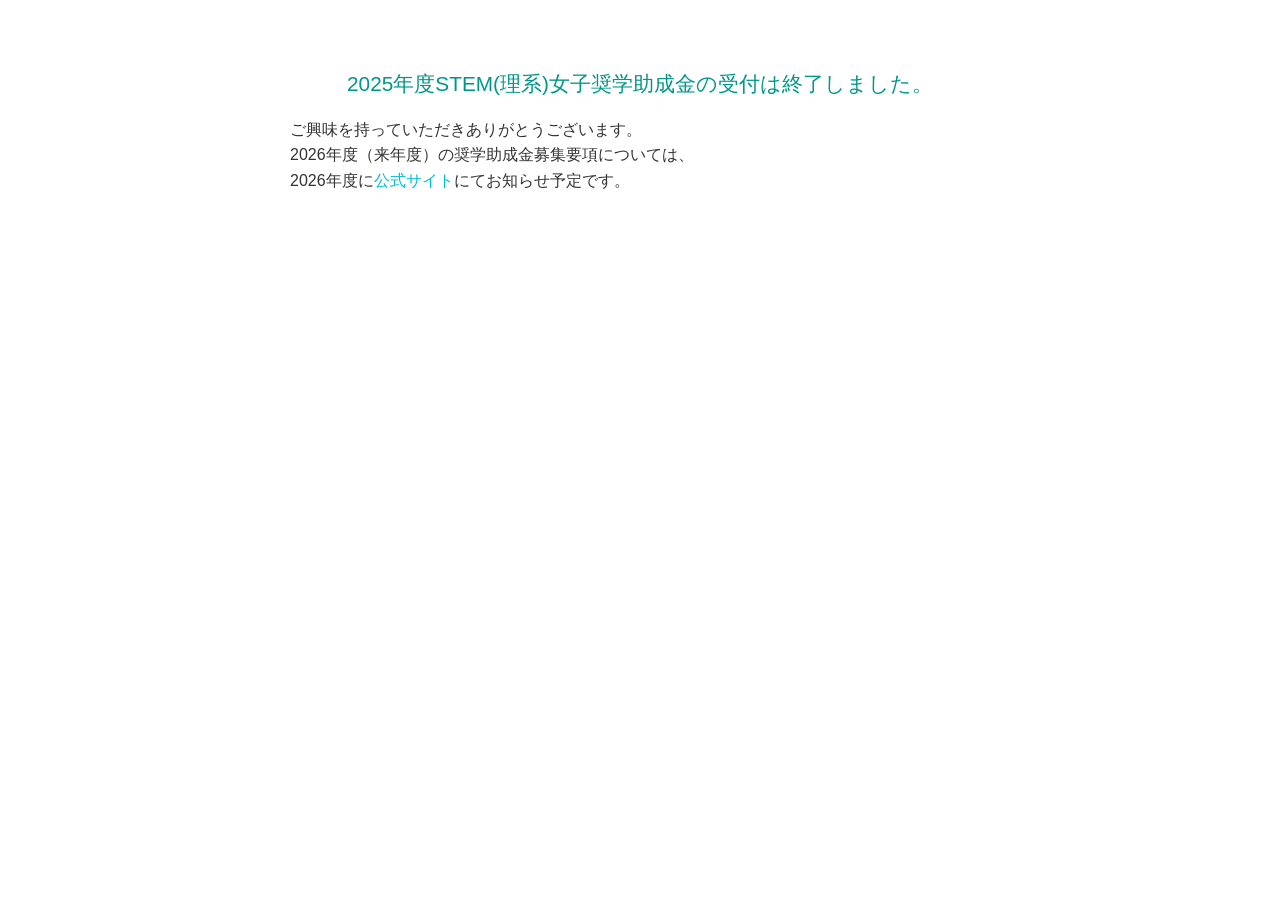
<file: closed-index.html>
<!DOCTYPE html>
<html lang="ja">
<head>
    <meta charset="UTF-8">
    <meta name="viewport" content="width=device-width, initial-scale=1.0">
    <title>STEM(理系)女子奨学助成金</title>
    <link rel="stylesheet" href="./style.css">
    <meta http-equiv="Cache-Control" content="no-store, no-cache, must-revalidate, max-age=0">
    <meta http-equiv="Pragma" content="no-cache">
    <meta http-equiv="Expires" content="0">
</head>
<body>
    <h1></h1>
    <h2>2025年度STEM(理系)女子奨学助成金の受付は終了しました。<br></h2>

    <p>ご興味を持っていただきありがとうございます。<br>2026年度（来年度）の奨学助成金募集要項については、<br>2026年度に<a href="https://www.shinfdn.org/" target="_blank">公式サイト</a>にてお知らせ予定です。</p>
</body>
</html>
</file>
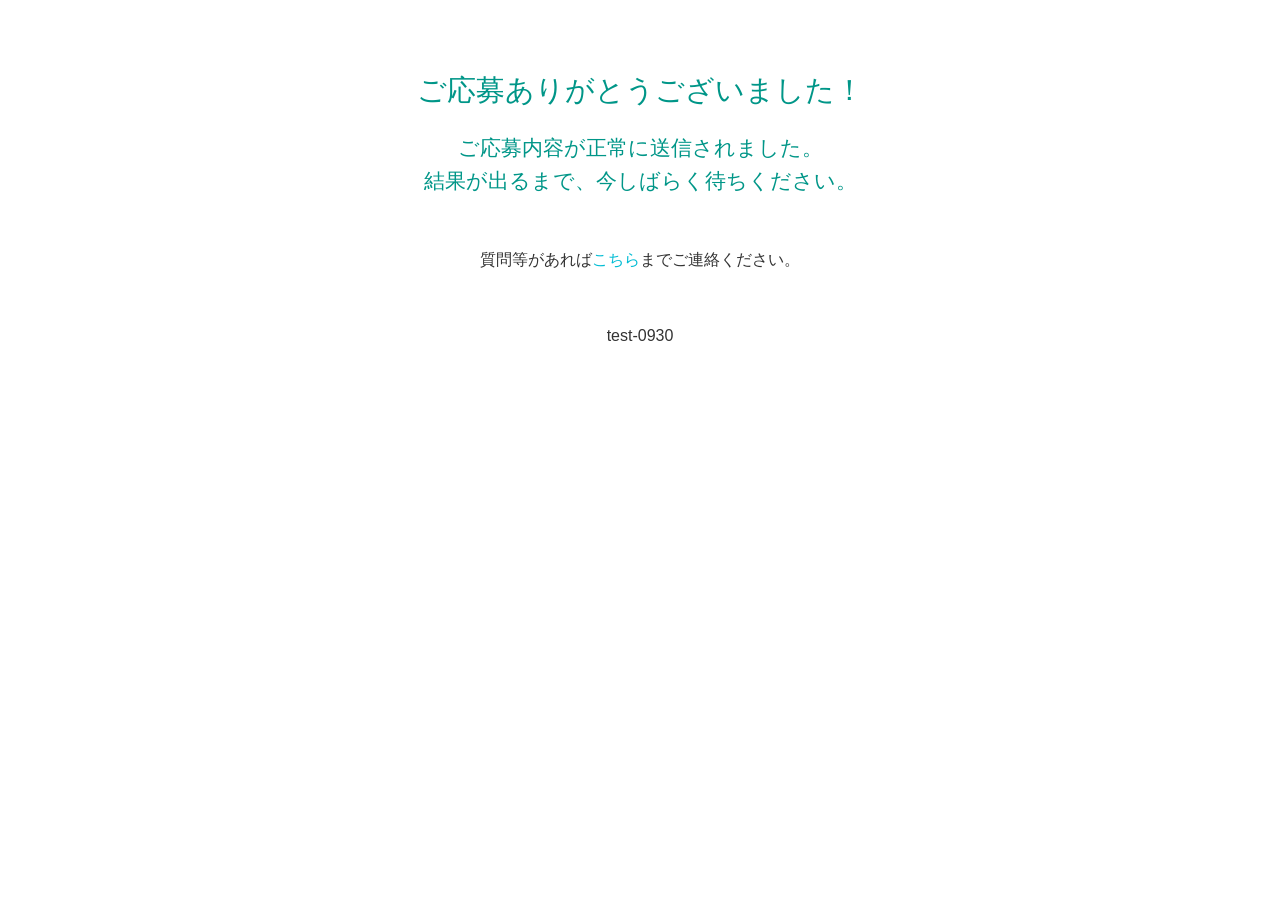
<file: pages/thanks.html>
<!DOCTYPE html>
<html lang="ja">
<head>
    <meta charset="UTF-8">
    <meta name="viewport" content="width=device-width, initial-scale=1.0">
    <title>フォーム送信完了</title>
    <link rel="stylesheet" href="./style.css">
</head>
<body>
    <h1>ご応募ありがとうございました！</h1>
    <h2>ご応募内容が正常に送信されました。<br>結果が出るまで、今しばらく待ちください。</h2>

    <p>質問等があれば<a href="https://www.shinfdn.org/contact" target="_blank">こちら</a>までご連絡ください。</p>
    <p>test-0930</p>
</body>
</html>
</file>
<file: style.css>
/* ==========Base Design========== */
body {
    font-family: 'Helvetica Neue', sans-serif;
    background-color: #fff;
    color: #333;
    line-height: 1.6;
    margin: 2rem auto;
    max-width: 700px;
    padding: 1rem;
    align-items: center;
}

a {
    color: #00bcd4;
    text-decoration: none;
}

.charCount.over {
    color: red;
    font-weight: bold;
}

.error_text{
    color: red;
    
}

h1 {
    color: #009688;
    font-size: 1.8rem;
    margin-bottom: 0.5rem;
    text-align: center;
    font-weight: normal;
}

h2 {
    color: #009688;
    font-size: 1.3rem;
    margin-bottom: 0.5rem;
    font-weight: normal;
    text-align: center;
}

h3 {
    color: #009688;
    font-size: 1.0rem;
    margin-bottom: 0.5rem;
    font-weight: normal;
    text-align: center;
}

.required-badge {
    background-color: #ff0000; /* 赤色 */
    color: #fff;    
    padding: 3px 5px;
    font-size: 0.7rem;
    border-radius: 4px;
    margin-left: 1px;
    vertical-align: middle;
}

.non-required-badge {
    background-color: #2a3957; /* 赤色 */
    color: #fff;  
    padding: 3px 5px;
    font-size: 0.7rem;
    border-radius: 4px;
    margin-left: 1px;
    vertical-align: middle;
}

/* ==========Base Design End========== */

/* ==========Smart phone========== */
@media screen and (max-width: 600px) {
    body {
        padding: 10px;
        font-size: 16px;
    }

    .topTitle h1, .topTitle h2, .topTitle h3 {
        font-size: 1.2rem;
        text-align: center;
    }

    .form-inline-name,
    .form-inline-postal,
    .form-inline-school-name-code,
    .form-inline-kensaku {
        flex-direction: column;
        gap: 8px;
    }

    .form-inline-name > div,
    .form-inline-postal > div,
    .form-inline-school-name-code > div {
        width: 100%;
    }

    input[type="text"],
    input[type="date"],
    select,
    textarea {
        width: 100%;
        font-size: 16px;
    }

    .form-group,
    .form-group-email,
    .form-group-input {
        padding: 10px 0;
    }

    button#kensaku {
        width: 100%;
    }

    ul#suggestionList {
        max-height: 150px;
    }
    }
/* ==========Smart phone End========== */


/* ==========Detail Design Setting========== */
.topTitle {
    max-width: 600px;
    margin: 0 auto; /* 中央寄せ */
}

.belowForm {
    max-width: 550px;
    margin: 0 auto; /* 中央寄せ */
}

.attention {
    font-size: 0.9rem;
    color: #666;
    margin-bottom: 0.5rem;
}

.deadline {
    font-size: 1.0rem;
    color: #00bcd4;
    margin-bottom: 0.5rem;
    text-align: center;
}

.description {
    font-size: 0.8rem;
    color: #b0b0b0;
    margin-bottom: 0.5rem;
}

label#formLabel {
    display: block;
    margin-bottom: 0.5rem;
}

/* 赤枠スタイル */
.error-highlight {
    border: 2px solid red !important;
    background-color: #fff0f0;
}

/* エラーテキストがデフォルトで非表示の場合に対応 */
.error_text {
    display: none;
    color: red;
    font-size: 0.9em;
    margin-top: 4px;
}


/* ==========Detail Design Setting End========== */


/* ==========Form Group Design========== */
.form-group {
    margin-top: 3rem;
    margin-bottom: 3rem;
}

/* テキストインプットのデザイン */
.form-group-input > div{
    max-width: 550px;
    min-width: 150px; 
}

.form-group-input > input {
    width: 100%;
    padding: 0.5rem 0.75rem;
    border: 1px solid #ccc;
    border-radius: 4px;
    font-size: 1rem;
    box-sizing: border-box;
}

.form-group-email > div{
    max-width: 550px;
    min-width: 150px; 
}

.form-group-email > input {
    background-color: #f0f0f0;
    width: 100%;
    padding: 0.5rem 0.75rem;
    border: 1px solid #ccc;
    border-radius: 4px;
    font-size: 1rem;
    box-sizing: border-box;
}

.form-group-school-code {
    margin-top: 1rem;
    margin-bottom: 1rem;
}

.form-group-school-code-sub {
    margin-top: 1rem;
    margin-bottom: 1rem;
}
/* ==========Form Group Design End========== */


/* ==========Form Inline Design========== */
.form-inline-name {
    display: flex;
    gap: 1rem;
}

.form-inline-name > div {
    flex: 1;
}

.form-inline-name input {
    width: 100%;
    padding: 0.5rem 0.75rem;
    border: 1px solid #ccc;
    border-radius: 4px;
    font-size: 1rem;
    box-sizing: border-box;
}

/* 共通：フォームのインライングループ */
.form-inline-postal {
    display: flex;
    flex-wrap: wrap;
    gap: 1rem;
    margin-top: 0.5rem;
}

.form-inline-postal > div{
    flex: 1;
    min-width: 150px; /* スマホ対応 */
}

.form-inline-postal input,
.form-inline-postal select {
    width: 100%;
    padding: 0.5rem 0.75rem;
    border: 1px solid #ccc;
    border-radius: 4px;
    font-size: 1rem;
    box-sizing: border-box;
}

.form-inline-school-name-code {
    display: flex;
    gap: 1rem;
    margin-bottom: 2rem;
}

.form-inline-school-name-code > div {
    flex: 1;
}

.form-inline-school-name-code input {
    width: 100%;
    padding: 0.5rem 0.75rem;
    border: 1px solid #ccc;
    border-radius: 4px;
    font-size: 1rem;
    box-sizing: border-box;
    background-color: #f0f0f0;
}


.form-inline-kensaku {
    display: flex;
    gap: 1rem;
}

.form-inline-kensaku > div {
    flex: 1;
}

.form-inline-kensaku input {
    width: 100%;
    padding: 0.5rem 0.75rem;
    border: 1px solid #ccc;
    border-radius: 4px;
    font-size: 1rem;
    box-sizing: border-box;
}

.form-inline-kensaku input::placeholder {
    font-size: 0.8rem;
}

/* ==========Form Inline Design End========== */


/* ==========Input Design========== */
/* 入力欄共通スタイル */
input[type="text"],
input[type="email"],
input[type="date"],
input[type="tel"],
select {
    width: 100%;
    max-width: 550px;
    padding: 0.6rem 0.8rem;
    font-size: 1rem;
    border: 1px solid #ccc;
    border-radius: 6px;
    transition: border-color 0.2s ease;
    font-family: 'Helvetica Neue', sans-serif;
}

::placeholder {
    color: #b0b0b0;
}

input:focus,
select:focus,
textarea:focus {
    border-color: #009688;
    outline: none;
    background-color: #fff;
}

textarea {
    width: 100%;
    max-width: 525px;
    min-height: 100px;
    padding: 0.5rem 0.75rem;
    font-size: 1rem;
    border: 1px solid #ccc;
    border-radius: 6px;
    transition: border-color 0.2s ease;
    font-family: 'Helvetica Neue', sans-serif;
    box-sizing: border-box;
}

/* 選択リストや補助テキストのデザイン */
select {
    background-color: #fff;
}
/* ==========Input Design End========== */


/* ==========Button Design========== */
button#formSubmit, input[type="submit"] {
    background-color: #009688;
    color: white;
    border: none;
    padding: 0.8rem 1.2rem;
    border-radius: 6px;
    font-size: 1rem;
    cursor: pointer;
    transition: background-color 0.3s ease;
    width: 100%;
}

/* 学校名検索ボタン */
button#kensaku, input[type="submit"] {
    background-color: #009688;
    color: white;
    border: none;
    padding: 0.5rem 1.0rem;
    height: 2.5rem;
    border-radius: 6px;
    font-size: 1rem;
    cursor: pointer;
    transition: background-color 0.3s ease;
}
/* ==========Button Design End========== */


/* ==========uggestionListのデザイン========== */
#suggestionList {
    border: 1px solid #ccc;
    border-radius: 8px;
    max-height: 200px;
    overflow-y: auto;
    padding: 0;
    margin-top: 0.75rem;
    list-style: none;
    background-color: #fff;
    box-shadow: 0 2px 8px rgba(0, 0, 0, 0.05);
    font-size: 1rem;
    text-align: center;
    scroll-behavior: smooth;
    scrollbar-width: thin;
    scrollbar-color: #ccc transparent;
    position: relative;
}

/* カスタムスクロールバー（Chrome, Edge） */
#suggestionList::-webkit-scrollbar {
    width: 8px;
}

#suggestionList::-webkit-scrollbar-thumb {
    background-color: #ccc;
    border-radius: 4px;
}

#suggestionList::-webkit-scrollbar-track {
    background: transparent;
}

/* 各リストアイテム */
#suggestionList li {
    padding: 0.75rem 1rem;
    border-bottom: 1px solid #eee;
    cursor: pointer;
    transition: background-color 0.2s ease;
}

#suggestionList li:hover {
    background-color: #f0faf7;
    color: #009C7A;
    /* background-color: #ffffff;
    color: #a1a1a1; */
}

#suggestionList li:last-child {
    border-bottom: none;
}

/* 候補がないときのメッセージ */
#suggestionList::before {
    content: attr(data-placeholder);
    display: block;
    padding: 0.7rem;
    background-color: #f0faf7;
    color: #009C7A;
    /* background-color: #ffffff;
    color: #a1a1a1; */
    font-size: 0.95rem;
    pointer-events: none;
}

/* スクロールできることを視覚的に示す影 */
#suggestionList::after {
    content: "";
    position: sticky;
    bottom: 0;
    background: linear-gradient(to bottom, transparent, #fff);
    display: block;
}
/* ==========uggestionListのデザインここまで========== */


/* ==========Check Box Design========== */
.checkbox-wrapper {
    /* background-color: #f9f9f9; */
    border: 1px solid #ccc;
    padding: 0.6rem;
    border-radius: 6px;
    margin-top: 0.5rem;
    display: flex;
    align-items: center;
    gap: 0.5rem;
}

/* チェックボックス自体 */
input[type="checkbox"] {
    transform: scale(1.3);
    accent-color: #009688;
    margin: 0;
}

/* ==========Check Box Design End========== */
</file>
<file: pages/style.css>
body {
    font-family: 'Helvetica Neue', sans-serif;
    background-color: #fff;
    color: #333;
    line-height: 1.6;
    margin: 2rem auto;
    max-width: 700px;
    padding: 1rem;
    align-items: center;
}

a {
    color: #00bcd4;
    text-decoration: none;
}

.charCount.over {
    color: red;
    font-weight: bold;
}

.error_text{
    color: red;
}

h1 {
    color: #009688;
    font-size: 1.8rem;
    margin-bottom: 0.5rem;
    text-align: center;
    font-weight: normal;
}

h2 {
    color: #009688;
    font-size: 1.3rem;
    margin-bottom: 0.5rem;
    font-weight: normal;
    text-align: center;
}

h3 {
    color: #009688;
    font-size: 1.0rem;
    margin-bottom: 0.5rem;
    font-weight: normal;
    text-align: center;
}

p{
    margin-top: 50px;
    text-align: center;
}
</file>
